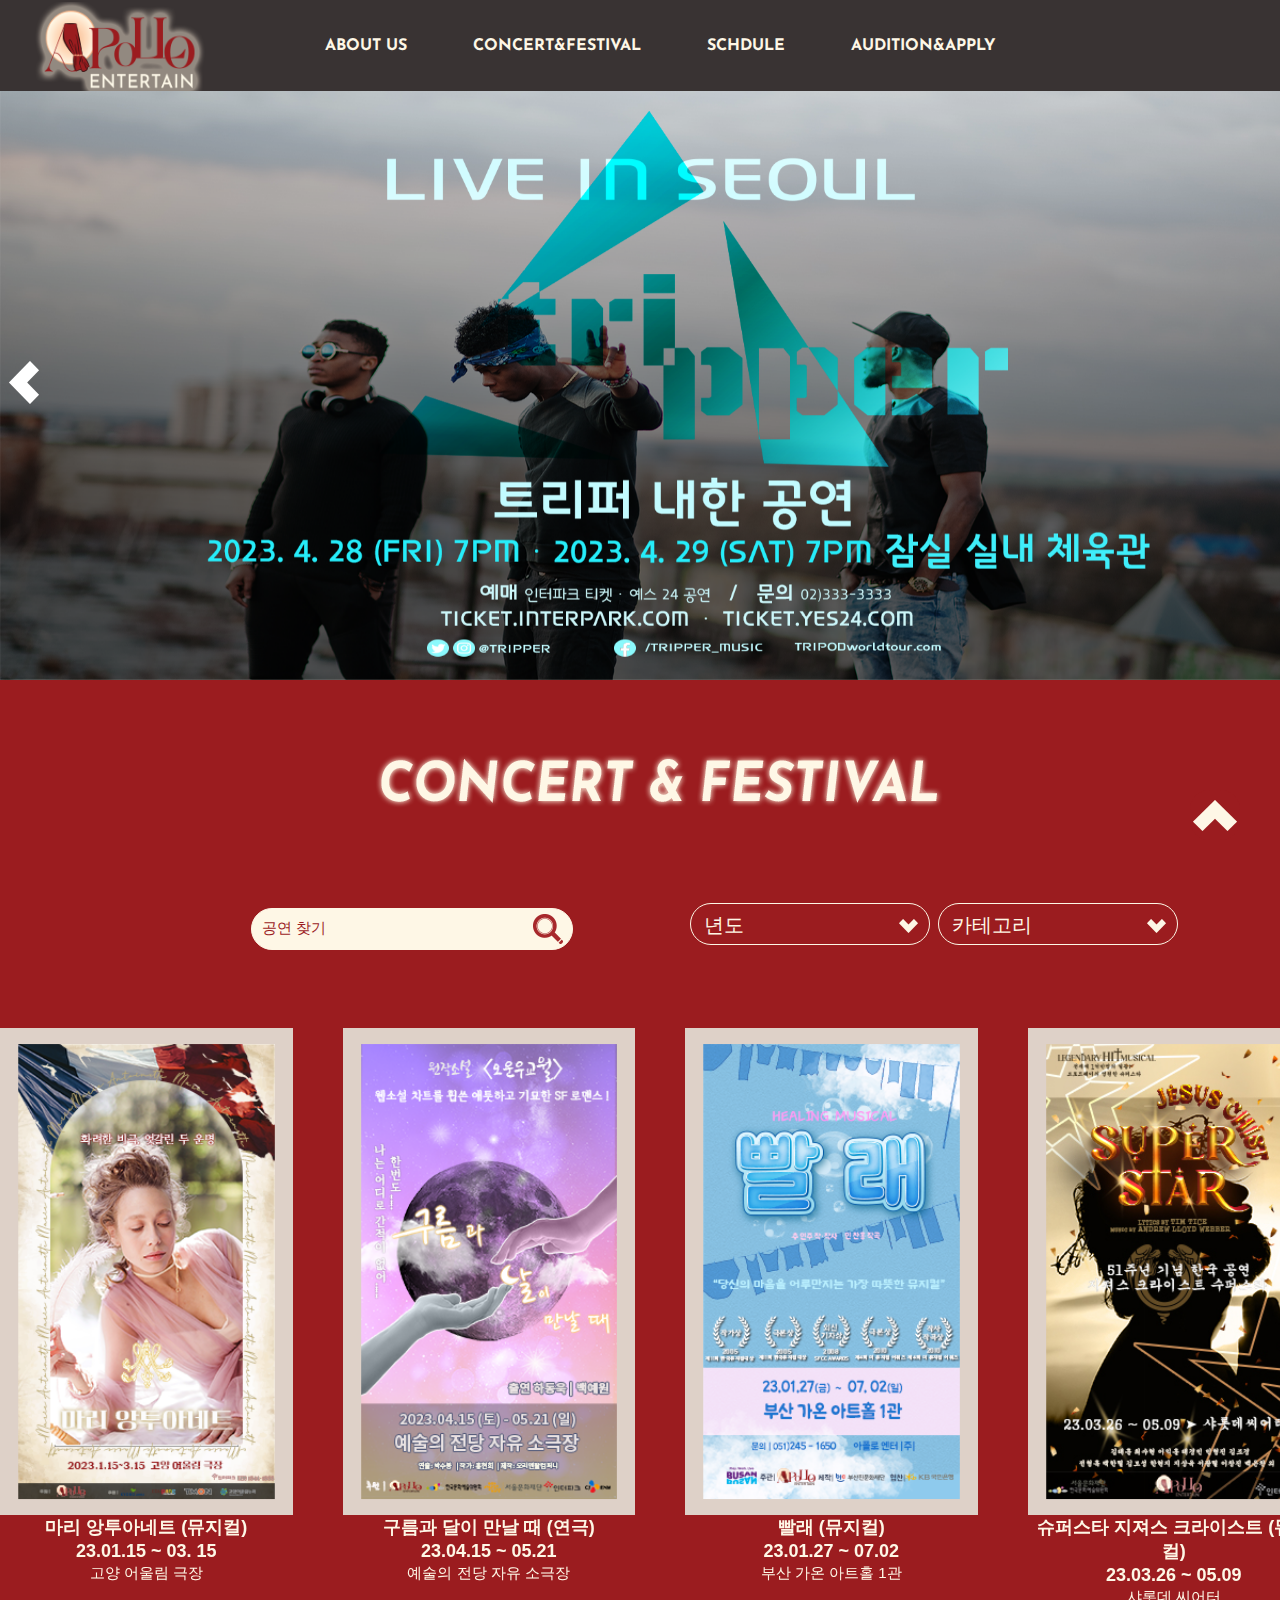
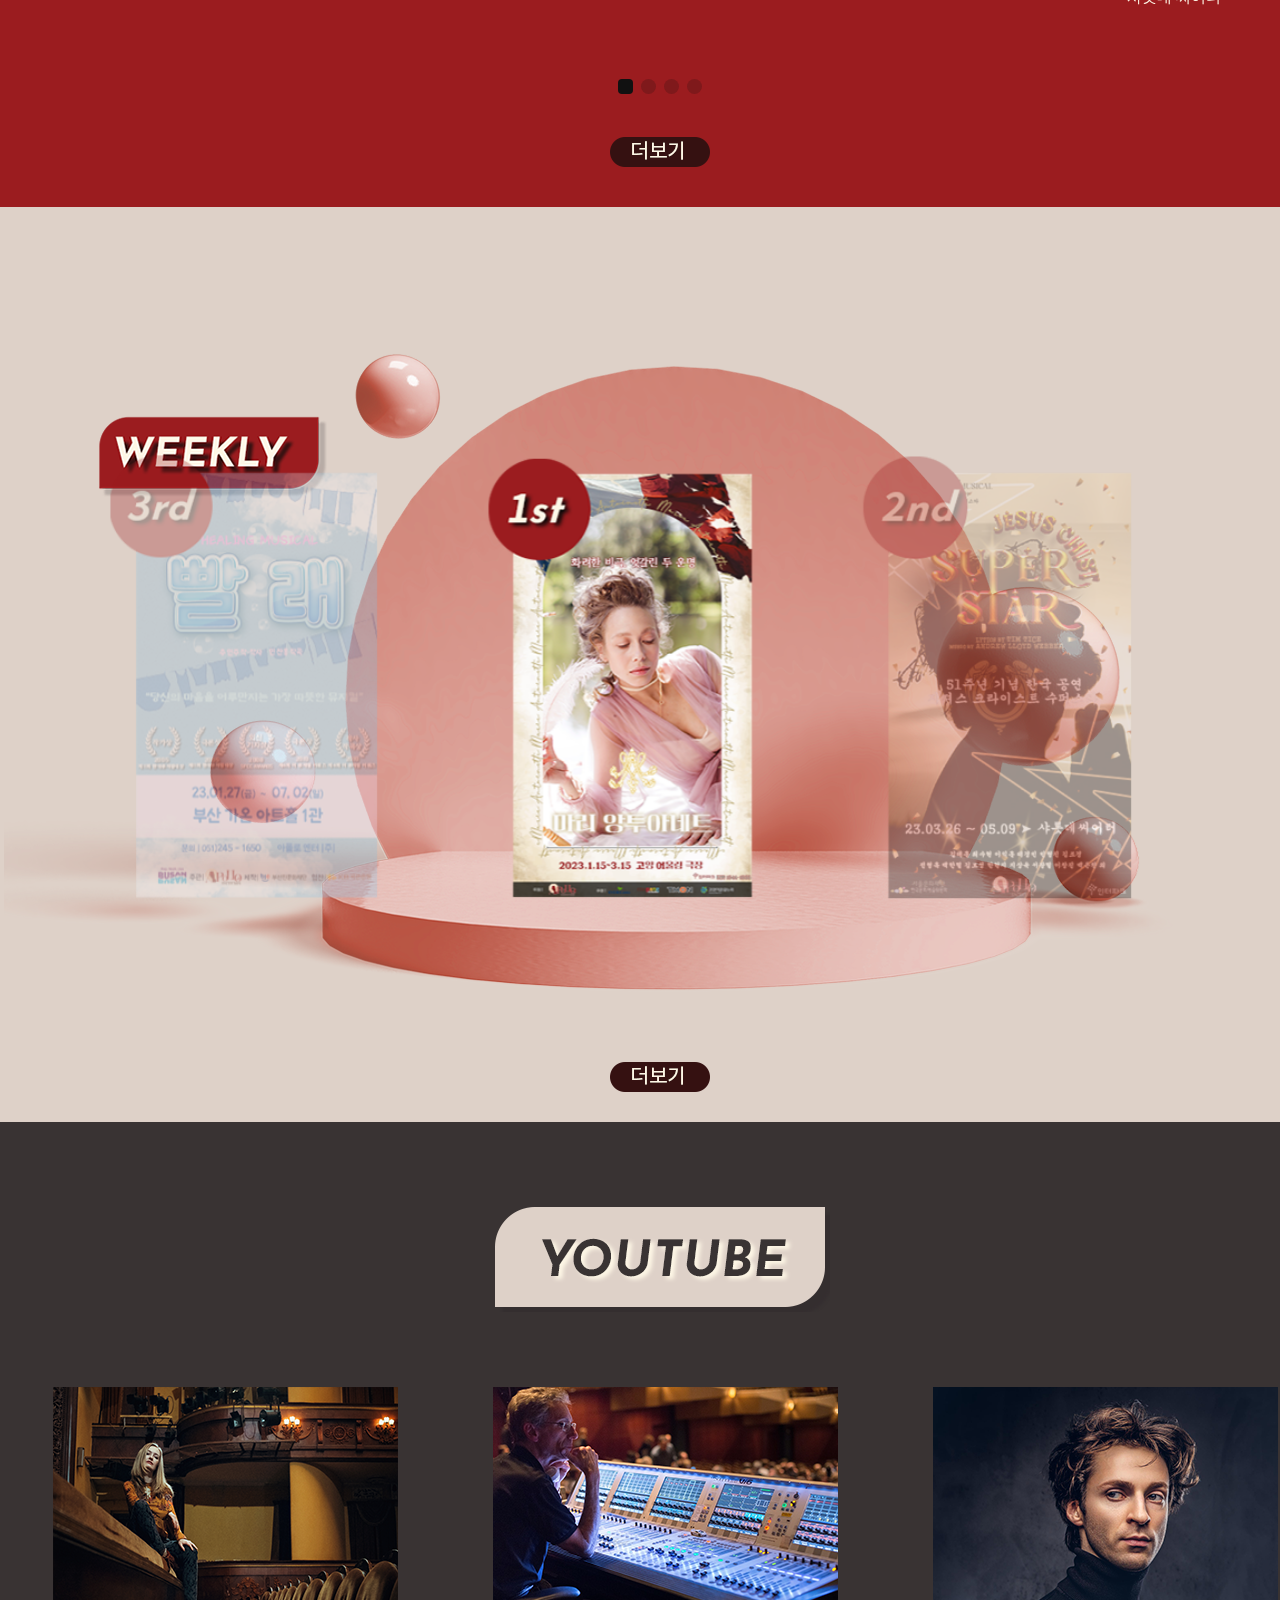
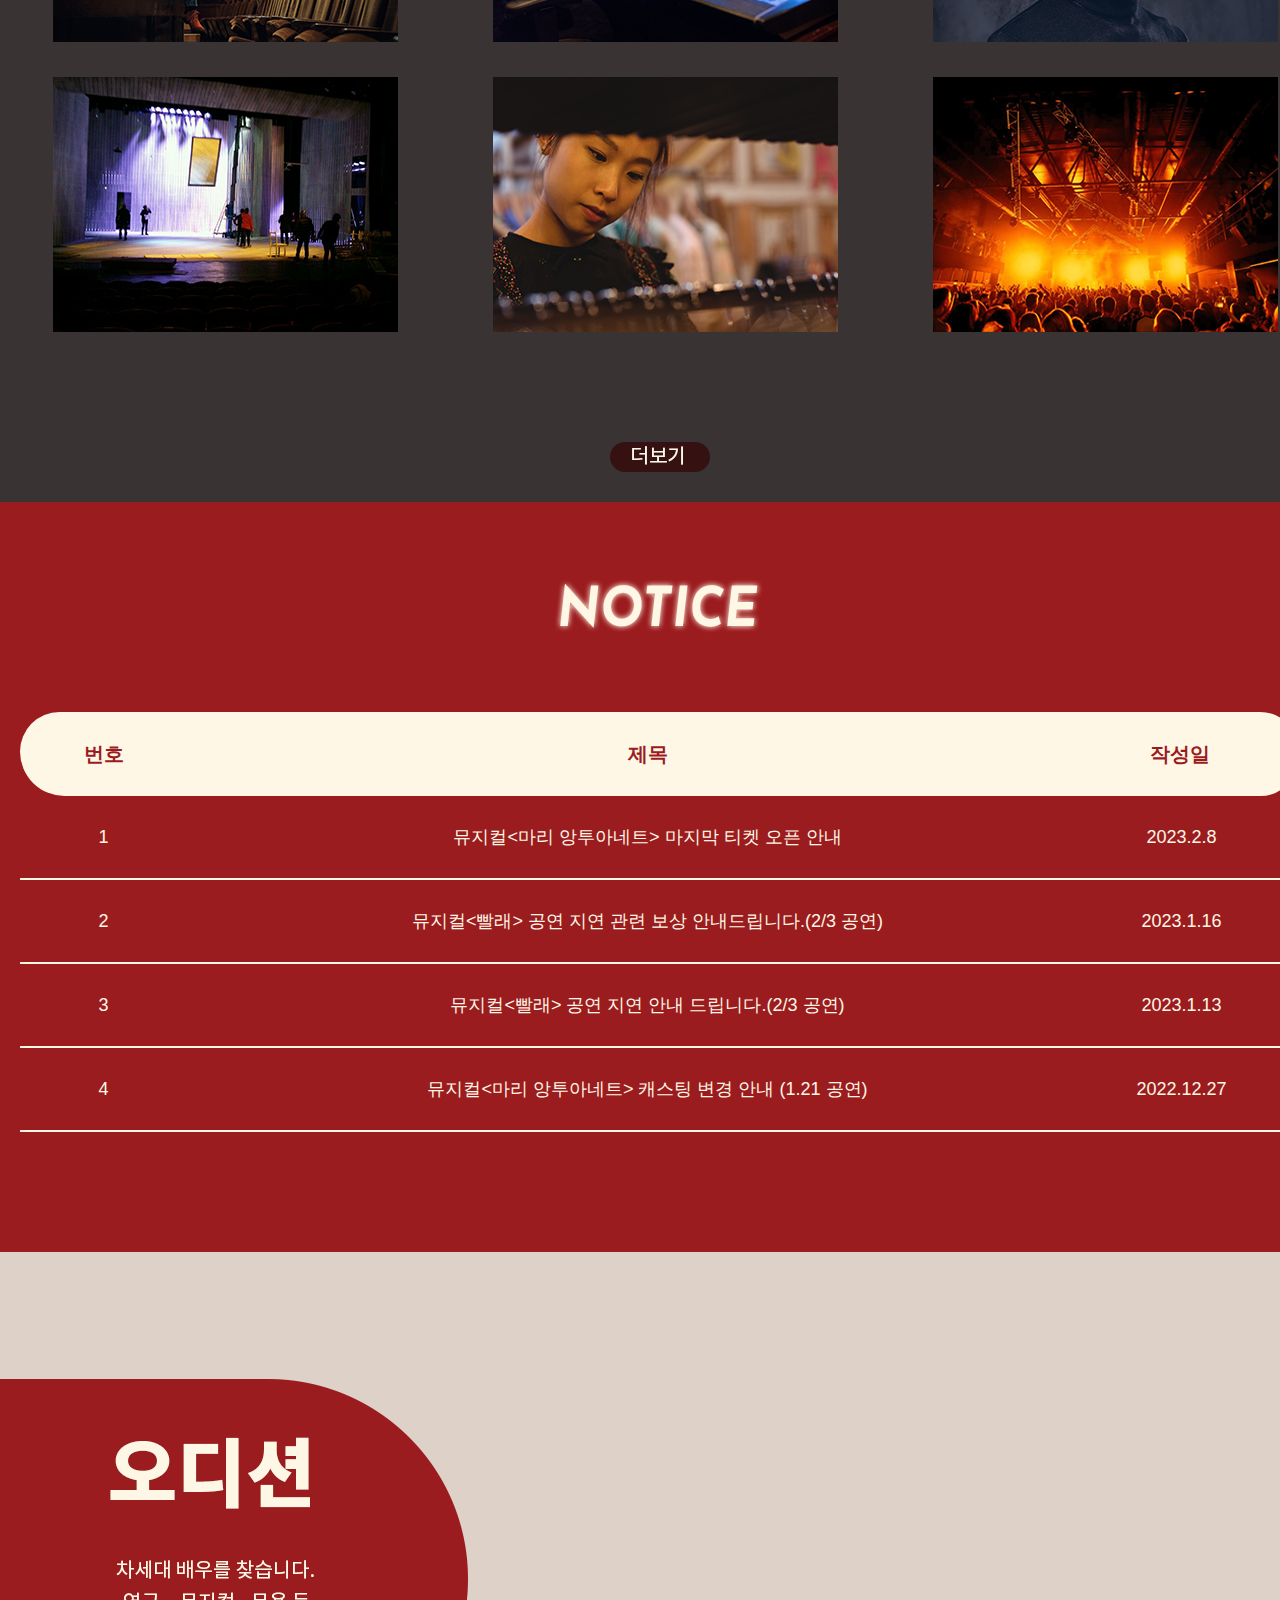
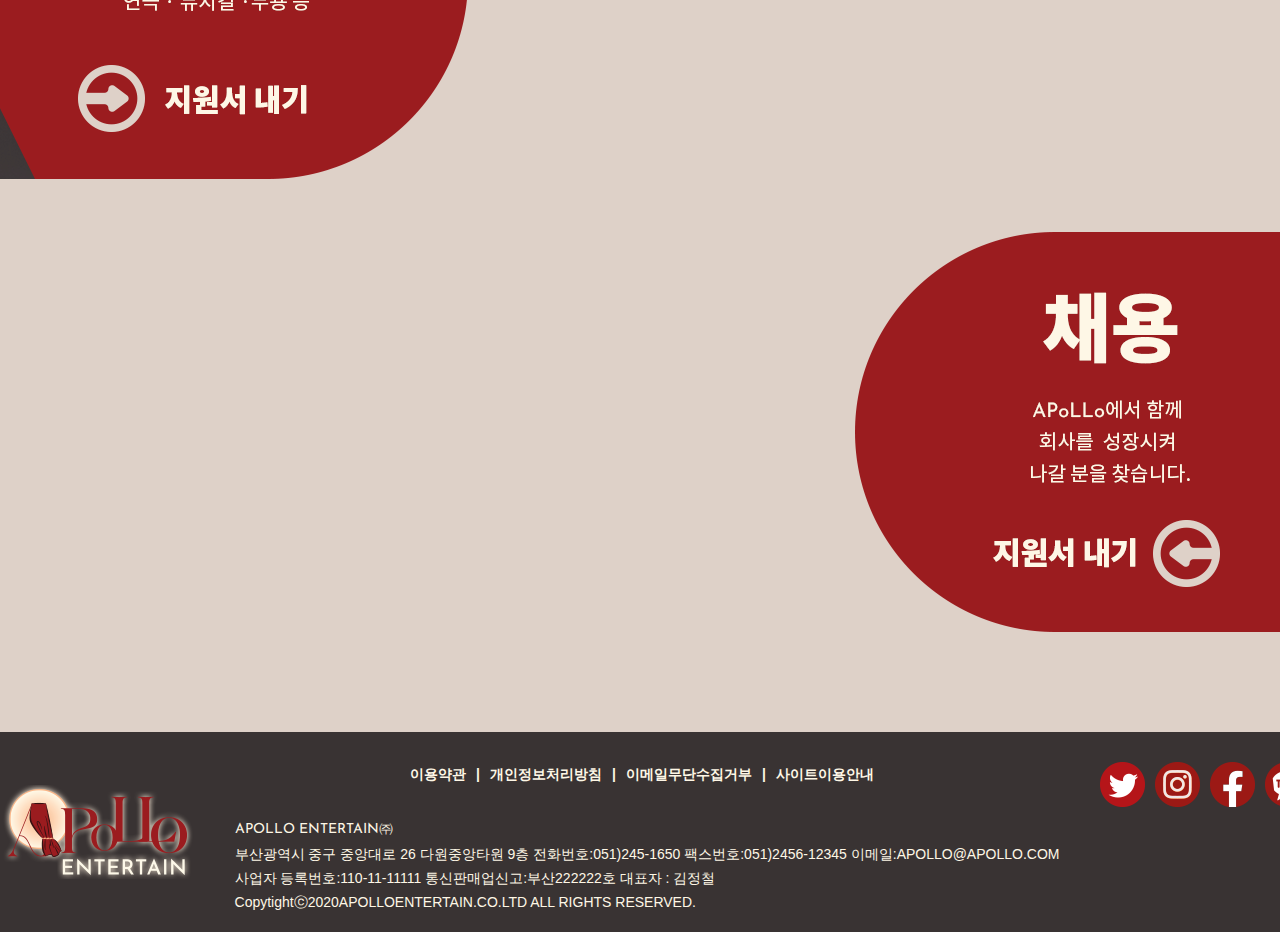
<file: index.html>
<!DOCTYPE html>
<html lang="ko" dir="ltr">

<head>
    <meta charset="UTF-8">
    <meta http-equiv="X-UA-Compatible" content="IE=edge">
    <meta name="viewport" content="width=1450">
    <title>APoLLo ENTERTAIN</title>
    <!--weekly swiper-->
    <script src="https://unpkg.com/swiper/swiper-bundle.min.js"></script>


    <link rel="stylesheet" href="https://unpkg.com/swiper/swiper-bundle.min.css" />


    <!-- Link Swiper's CSS -->
    <link rel="stylesheet" href="https://cdn.jsdelivr.net/npm/swiper@9/swiper-bundle.min.css" />

    <!--css-->
    <link rel="stylesheet" href="./css/apollo.css">
    <!--파비콘-->
    <link rel="shortcut icon" href="./images/favicon.png" type="image/x-icon">
    <!--notosans-->
    <link rel="preconnect" href="https://fonts.googleapis.com">
    <link rel="preconnect" href="https://fonts.gstatic.com" crossorigin>
    <link
        href="https://fonts.googleapis.com/css2?family=Josefin+Sans:ital,wght@0,100;0,200;0,300;0,400;0,500;0,600;0,700;1,100;1,200;1,300;1,400;1,500;1,600;1,700&display=swap"
        rel="stylesheet">
    <!--josefin-->
    <link rel="preconnect" href="https://fonts.googleapis.com">
    <link rel="preconnect" href="https://fonts.gstatic.com" crossorigin>
    <link
        href="https://fonts.googleapis.com/css2?family=Josefin+Sans:ital,wght@0,100;0,200;0,300;0,400;0,500;0,600;0,700;1,100;1,200;1,300;1,400;1,500;1,600;1,700&display=swap"
        rel="stylesheet">
</head>

<body>
    <div id="header">
        <h1 id="logo">
            <a href="./index.html"><img src="./images/main_logo.png" height="90px" width="175px" alt="로고이미지"></a>
        </h1>
        <ul id="gnb">
            <li><a href="./aboutus.html"><span class="josefin">ABOUT US</span></a></li>
            <li><a href="./tap.html"><span class="josefin">CONCERT&FESTIVAL</span></a></li>
            <li><a href="./schedule.html"><span class="josefin">SCHDULE</span></a></li>
            <li><a href="./audition_apply.html"><span class="josefin">AUDITION&APPLY</span></a></li>
        </ul>
    </div><!--header-->
    <!-- Swiper -->
    <div class="swiper mainbanner">
        <div class="swiper-wrapper">
            <div class="swiper-slide"><a href="./schedule.html"><img src="./images/tripper_banner.png" alt="메인이미지1"></a>
            </div>
            <div class="swiper-slide"><a href="./schedule.html"><img src="./images/Clouded_moon_play_banner .psd.png"
                        alt="메인이미지2"></a></div>
            <div class="swiper-slide"><a href="./schedule.html"><img src="./images/LAUNDRY.banner.jpg" alt="메인이미지3"></a>
            </div>
        </div>
        <div class="swiper-button-next mbnext"></div>
        <div class="swiper-button-prev mbprev"></div>
    </div><!--mainbanner-->
    <div id="container_bg">
        <div id="container">
            <!--가운데정렬-->
            <h1><img src="./images/text/concert&festival.png" alt="타이틀1"></h1>
            <div id="all_search">
                <div class="search">
                    <input type="text" placeholder="공연 찾기" style="background-image: url(./images/ICON/search.png) ;">
                </div>
                <!--selection-->
                <form>
                    <label for="year">
                    </label>
                    <select id="year" name="year">
                        <option> 년도 </option>
                        <option>2023</option>
                        <option>2022</option>
                        <option>2021</option>
                        <option>2020</option>
                    </select>
                </form>
                <!--selection2-->
                <form>
                    <label for="kind">
                    </label>
                    <select id="kind" name="artist">
                        <option> 카테고리</option>
                        <option>뮤지컬</option>
                        <option>연극</option>
                        <option>페스티벌</option>
                    </select>
                </form>
            </div><!--all_search-->

            <div class="swiper concert">
                <div class="swiper-wrapper">
                    <div class="swiper-slide">
                        <a href="./tap.html"><img src="./images/concert poster/poster1.png" alt="1">
                            <h3>마리 앙투아네트 <span class="small">(뮤지컬)</span></h3>
                            <h3>23.01.15 ~ 03. 15</h3>
                            <p>고양 어울림 극장</p>
                        </a>
                    </div><!--swiper-slide-->
                    <div class="swiper-slide">
                        <a href="./tap.html"> <img src="./images/concert poster/poster2.png" alt="베스트아트2">
                            <h3>구름과 달이 만날 때 <span class="small">(연극)</span></h3>
                            <h3>23.04.15 ~ 05.21</h3>
                            <p>예술의 전당 자유 소극장</p>
                        </a>
                    </div><!--swiper-slide-->
                    <div class="swiper-slide">
                        <a href="./tap.html"> <img src="./images/concert poster/poster3.png" alt="베스트아트1">
                            <h3>빨래 <span class="small">(뮤지컬)</span></h3>
                            <h3>23.01.27 ~ 07.02</h3>
                            <p>부산 가온 아트홀 1관</p>
                        </a>
                    </div><!--swiper-slide-->
                    <div class="swiper-slide">
                        <a href="./tap.html"><img src="./images/concert poster/poster4.png" alt="베스트아트4">
                            <h3>슈퍼스타 지져스 크라이스트 <span class="small">(뮤지컬)</span></h3>
                            <h3>23.03.26 ~ 05.09</h3>
                            <p>샤롯데 씨어터</p>
                        </a>
                    </div><!--swiper-slide-->
                    <div class="swiper-slide">
                        <a href="./tap.html"><img src="./images/concert poster/poster5.png" alt="베스트아트5">
                            <h3>국악 한마당 <span class="small">(마당놀이)</span></h3>
                            <h3>23.05.04 ~ 04.18</h3>
                            <p>국립국악원 예악당</p>
                        </a>
                    </div><!--swiper-slide-->
                    <div class="swiper-slide">
                        <a href="./tap.html"> <img src="./images/concert poster/poster6.png" alt="베스트아트6">
                            <h3>MED EDM FESTIVAL <span class="small">(페스티벌)</span></h3>
                            <h3>23.05.26</h3>
                            <p>가평 자라섬 캠핑장</p>
                        </a>
                    </div><!--swiper-slide-->
                    <div class="swiper-slide">
                        <a href="./tap.html"><img src="./images/concert poster/poster7.png" alt="베스트아트7">
                            <h3>트리퍼 내한공연<span class="small">(콘서트)</span></h3>
                            <h3>23.04.28 ~ 04.29</h3>
                            <p>잠실 실내 체육관</p>
                        </a>
                    </div><!--swiper-slide-->
                </div><!--swiper-wrapper-->
                <div class="swiper-pagination"></div>
            </div>
            <a class="con_more" href="./tap.html"><img src="./images/ICON/more.png" alt="더보기"></a>
        </div><!--container-->
    </div><!--container_bg-->
    <div id="weekly">
        <div id="news"><!--weekly 시작점-->
            <!--마진오토-->
            <div class="swiper card"><!--swiper는 필수 클래스, 그 옆의 클래스는 보조 클래스-->
                <div class="swiper-wrapper"><!--swiper-wrapper는 필수 클래스-->
                    <div class="swiper-slide">
                        <!--swiper-slide는 필수 클래스-->
                        <a href="./schedule.html"> <img src="./images/weeklyposter/weekly1stposter.png" alt="메인배너1">
                        </a>
                    </div>
                    <div class="swiper-slide">
                        <a href="./schedule.html"> <img src="./images/weeklyposter/weekly2ndposter.png" alt="메인배너2">
                        </a>
                    </div>
                    <div class="swiper-slide">
                        <a href="./schedule.html"> <img src="./images/weeklyposter/weekly3rdposter.png" alt="메인배너3">
                        </a>
                    </div>
                    <div class="swiper-slide">
                        <!--swiper-slide는 필수 클래스-->
                        <a href="./schedule.html"> <img src="./images/weeklyposter/weekly1stposter.png" alt="메인배너1">
                        </a>
                    </div>
                    <div class="swiper-slide">
                        <a href="./schedule.html"> <img src="./images/weeklyposter/weekly2ndposter.png" alt="메인배너2">
                        </a>
                    </div>
                    <div class="swiper-slide">
                        <a href="./schedule.html"> <img src="./images/weeklyposter/weekly3rdposter.png" alt="메인배너3">
                        </a>

                    </div>
                </div>

            </div><!--mb E-->
            <!--화살표추가-->
        </div><!--new(weekly 끝)-->
        <a class='weekly_more' href="./schedule.html">
            <img src="./images/ICON/more.png" alt="더보기">
        </a>
    </div><!--container-->

    <div id="content">
        <h1><img src="./images/text/youtubepng.png" alt="youtube_title"></h1>
        <!-- youtube-->
        <ul class="youtube_box">
            <li>
                <a target="_blank" href="https://www.youtube.com/">
                    <img src="images/youtube/1st_inter.png" alt="유툽1">
                </a>
                <div class="h_box">
                    <h2>마리 앙투아네트 - 마그리 아리노 <span class="small">역 <br> 밀라 쿠니스 인터뷰 영상 </span></h2>
                </div>
            </li>

            <li>
                <a target="_blank" href="https://www.youtube.com/">
                    <img src="images/youtube/stagemanager.png" alt="인터뷰">
                </a>
                <div class="h_box">
                    <h2>무대감독 인터뷰 영상 <br><span class="josefin"> "Thomas Marker</span>(토마스마커)</h2>
                </div>
            </li>
            <li>
                <a target="_blank" href="https://www.youtube.com/">
                    <img src="images/youtube/jack_inter.png" alt="인터뷰">
                </a>
                <div class="h_box">
                    <h2><span class="josefin"> Talk Wave</span>(1화)<br> "잭 다니얼" 편</h2>
                </div>
            </li>
            <li>
                <a target="_blank" href="https://www.youtube.com/">
                    <img src="images/youtube/tear_down.png" alt="철거">
                </a>
                <div class="h_box">
                    <h2>구름과 달이 만날 때 <br> 무대 셋업 현장</h2>
                </div>
            </li>
            <li>
                <a target="_blank" href="https://www.youtube.com/">
                    <img src="images/youtube/staff_inter.png" alt="인터뷰">
                </a>
                <div class="h_box">
                    <h2>뮤지컬 "빨래" <br>의상 팀에게 묻다! <br>10문10답 </h2>
                </div>
            </li>
            <li>
                <a target="_blank" href="https://www.youtube.com/">
                    <img src="images/youtube/korea_show.png" alt="내한공연">
                </a>
                <div class="h_box">
                    <h2> TRIPPER 내한공연 <br> 오프닝 무대</h2>
                </div>
            </li>


            </li>
        </ul>
        <a target="_blank" href="https://www.youtube.com/"><img src="./images/ICON/more.png" alt="더보기"
                class="youtube_more"></a>
    </div><!--content-->
    <div id="notice">
        <h1 class="notice_title">
            <img src="./images/text/notice.png" alt="노티스 타이틀">
        </h1><!--notice_title-->
        <div>
            <table id="table_inner">
                <tr class="boreder_title">
                    <th width="15%" style="border-radius: 40px 0 0 45px; ">번호</th>
                    <th width="*">제목</th>
                    <th width="15%" style="border-radius: 0 40px 40px 0;">작성일 &nbsp;&nbsp;&nbsp;</th>
                </tr>
                <tr>
                    <td width="15%">1</td>

                    <td width="*"><a href="#">뮤지컬&lt;마리 앙투아네트&gt; 마지막 티켓 오픈 안내</a></td>

                    <td width="15%">2023.2.8 &nbsp;&nbsp;&nbsp;</td>
                </tr>
                <tr>
                    <td width="15%">2</td>

                    <td width="*"><a href="#">뮤지컬&lt;빨래&gt; 공연 지연 관련 보상 안내드립니다.(2/3 공연) </a></td>

                    <td width="15%">2023.1.16 &nbsp;&nbsp;&nbsp;</td>
                </tr>
                <tr>
                    <td>3</td>

                    <td> <a href="#">뮤지컬&lt;빨래&gt; 공연 지연 안내 드립니다.(2/3 공연) </a></td>

                    <td>2023.1.13 &nbsp;&nbsp;&nbsp;</td>
                </tr>
                <tr>
                    <td width="15%">4</td>

                    <td width="*"><a href="#">뮤지컬&lt;마리 앙투아네트&gt; 캐스팅 변경 안내 (1.21 공연) </a></td>

                    <td width="15%">2022.12.27 &nbsp;&nbsp;&nbsp;</td>
                </tr>
            </table>
        </div><!--list_table-->
    </div><!--notice-->
    <div id="last">
        <div class="last_inner">
            <ul class="left_sidebar">
                <li><a href="./audition_apply.html"><img src="./images/bg/audition_sample.png" alt="오디션"></a></li>
            </ul>
            <ul class="right_sidebar">
                <li><a href="./audition_apply.html"><img src="./images/bg/apply_sample.png" alt="채용"></a></li>
            </ul>
        </div>
    </div>

    <div id="footer">
        <!--배경이미지-->
        <div class="footer_inner">
            <!--가운데정렬ㄴ-->
            <h1 class="logo"><a href="./index.html"><img src="./images/footer_logo.png" alt="로고"></a></h1>
            <div>
                <ul>
                    <li><a href="#">이용약관</a></li>
                    <li> | </li>
                    <li><a href="#">개인정보처리방침</a></li>
                    <li> | </li>
                    <li><a href="#">이메일무단수집거부</a></li>
                    <li> | </li>
                    <li><a href="#">사이트이용안내</a></li>
                </ul>

                <p><span class="josefin">APOLLO ENTERTAIN</span>㈜</p>
                <p> 부산광역시 중구 중앙대로 26 다원중앙타원 9층 전화번호:051)245-1650 팩스번호:051)2456-12345 이메일:APOLLO@APOLLO.COM <br> 사업자
                    등록번호:110-11-11111 통신판매업신고:부산222222호 대표자 : 김정철 <br> Copytightⓒ2020APOLLOENTERTAIN.CO.LTD ALL
                    RIGHTS
                    RESERVED.</p>
            </div>
            <ul class="sns">
                <li><a target="_blank" href="https://twitter.com/?lang=ko"><img src="./images/ICON/twiter_sns.png"
                            alt="트위터"></a></li>
                <li><a target="_blank" href="https://www.instagram.com/"><img src="./images/ICON/inster_sns.png"
                            alt="인스타"></a></li>
                <li><a target="_blank" href=https://ko-kr.facebook.com /><img src="./images/ICON/facebook_sns.png"
                        alt="페이스북"></a></li>
                <li><a target="_blank"
                        href="https://play.google.com/store/apps/details?id=com.kakao.talk&hl=ko&gl=US&pli=1"><img
                            src="./images/ICON/kakao_sns.png" alt="카카오톡"></a></li>
        </div><!--footer_inner-->
    </div><!--footer-->
    <div id="top">
        <div class="top_button">
            <a href="#"><img src="./images/ICON/TOP_Arrow(UP).png" alt="위로버튼"></a>
        </div><!--top_button-->
    </div><!--top-->








    <!-- Swiper JS -->
    <script src="https://cdn.jsdelivr.net/npm/swiper@9/swiper-bundle.min.js"></script>

    <!-- Initialize Swiper -->
    <script>
        var swiper = new Swiper(".mainbanner", {
            navigation: {
                nextEl: ".swiper-button-next",
                prevEl: ".swiper-button-prev",
            },

            autoplay: {
                delay: 2000,
                disableOnInteraction: false,
            },
            speed: 1000,
            loop: true,
            /*쉼표는 다음옵션을 추가하기 위해 꼭 넣어주세요!*/
            /*새로운 옵션 추가하는 위치*/
        });
    </script>
    <!-- Initialize Swiper -->
    <script>
        var swiper = new Swiper(".concert", {
            slidesPerView: 4,
            /*한번에 보여주는 swiper-slide를 갯수*/
            spaceBetween: 50,
            /*swiper-slide들 사이의 여백을 지정. 30 = 30px*/
            pagination: {
                el: ".swiper-pagination",
                clickable: true,
            },
        });
    </script>
    <script>
        var swiper = new Swiper(".card", {

            pagination: {
                clickable: true,
            },//도트부분을 작동하게 하는 옵션.
            autoplay: {
                delay: 2000,
                /*이미지가 자동으로 넘어가는 시간설정. 1000 = 1초*/
                disableOnInteraction: false,
            },
            loop: true,
            slidesPerView: 3,
            centeredSlides: true,
            spaceBetween: 30,
        });//지우면 안되요!

    </script>
</body>
</file>
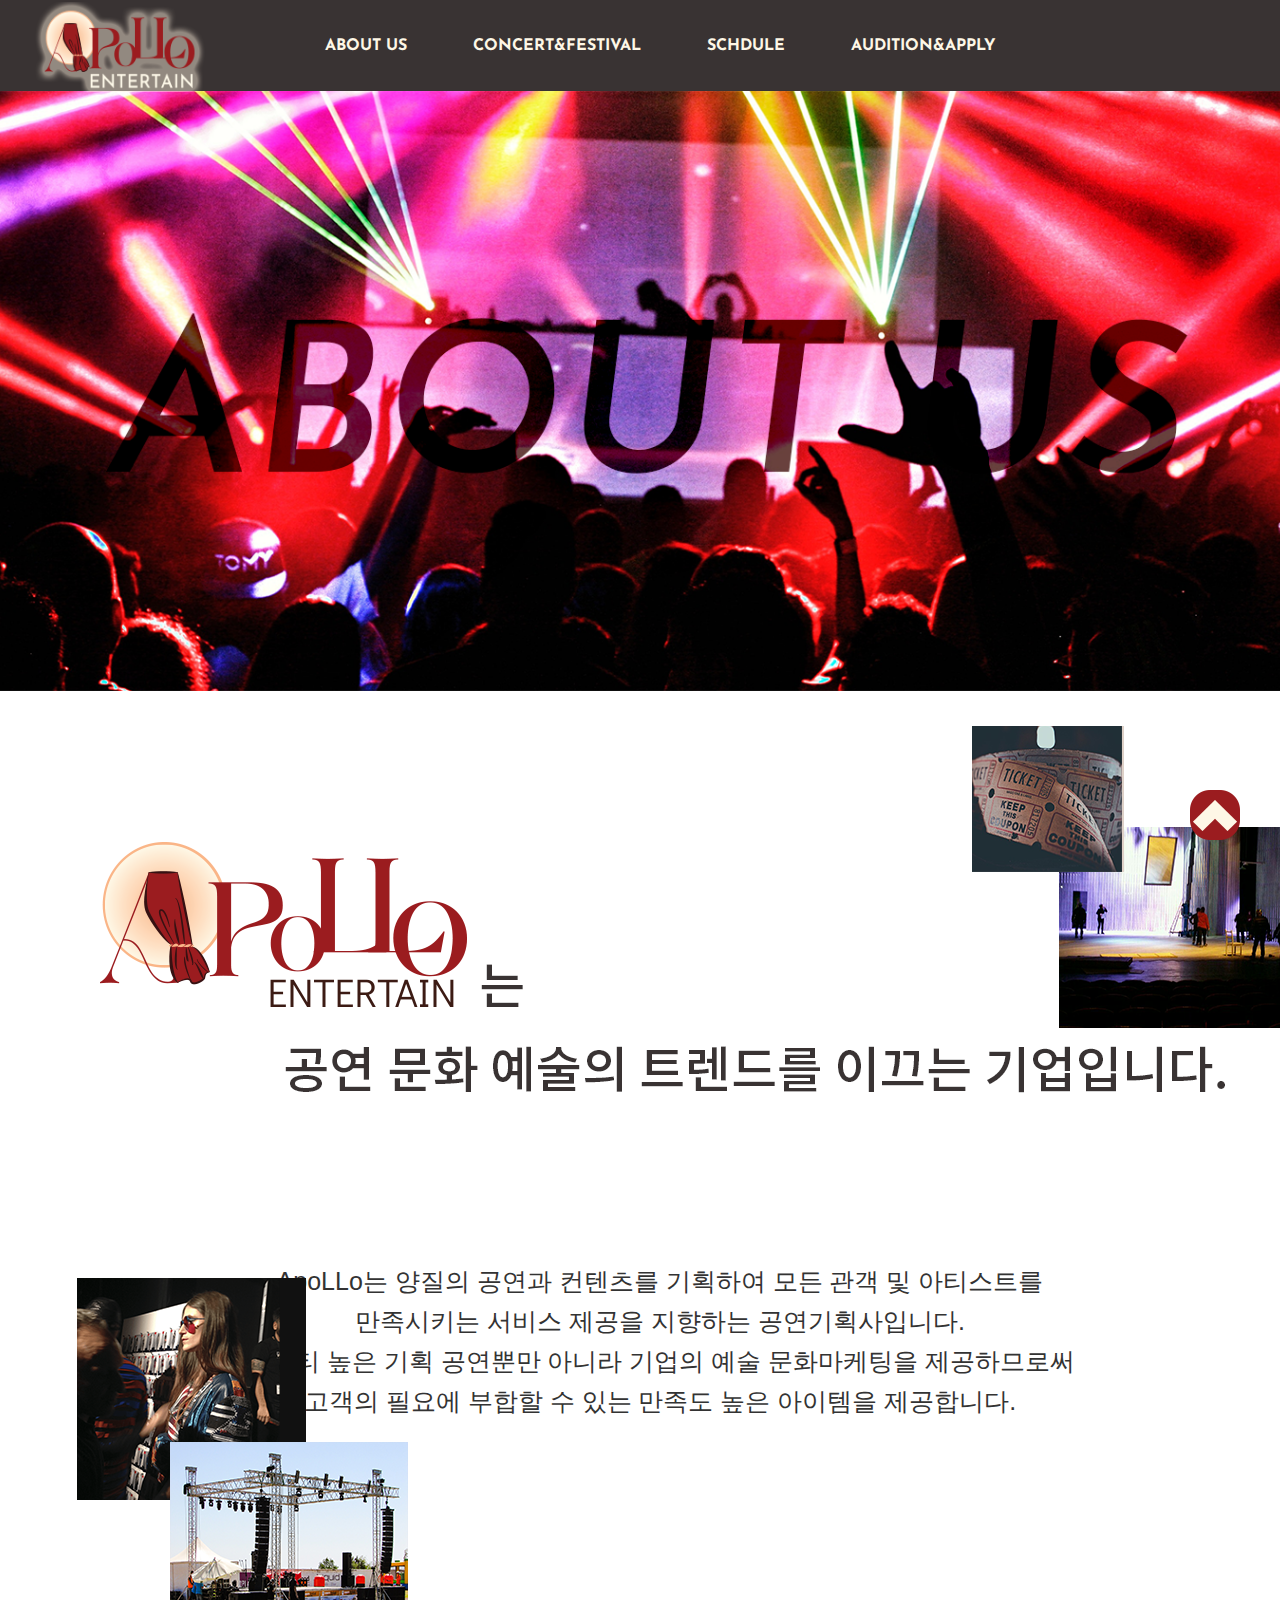
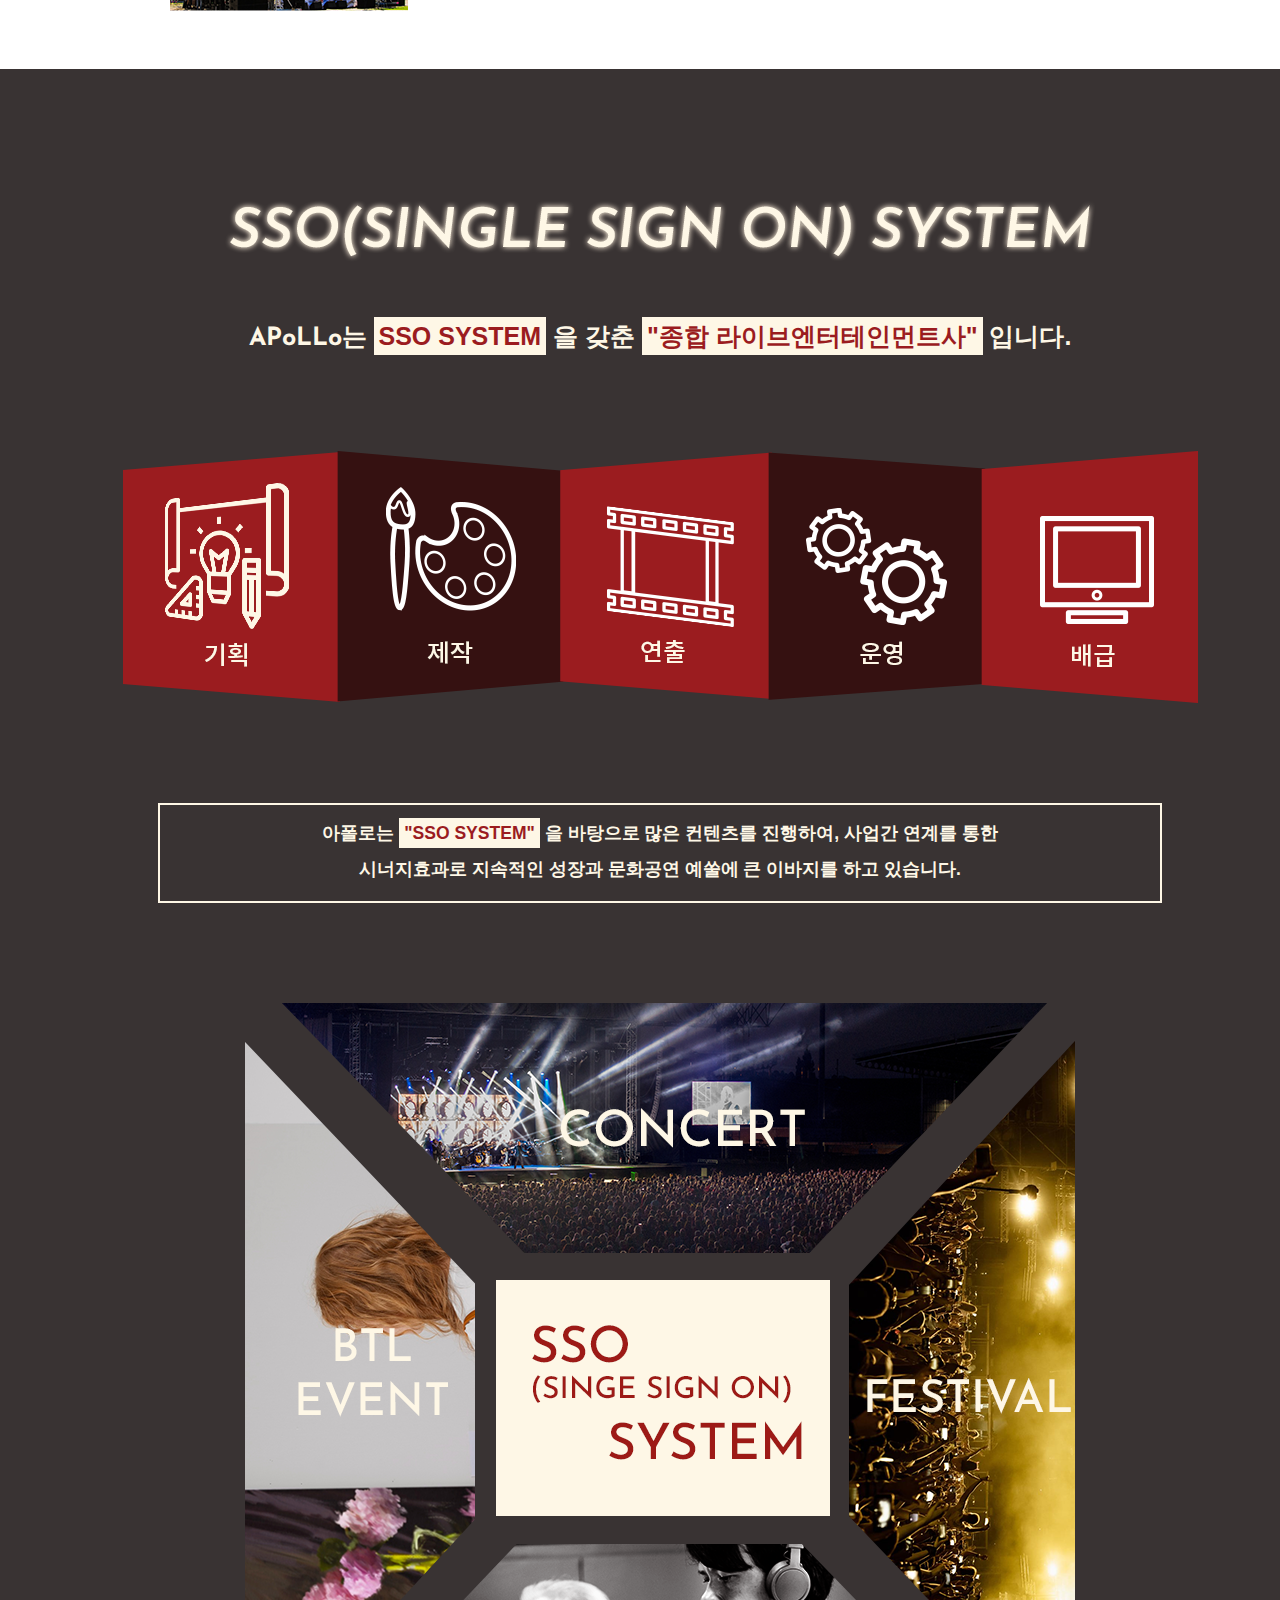
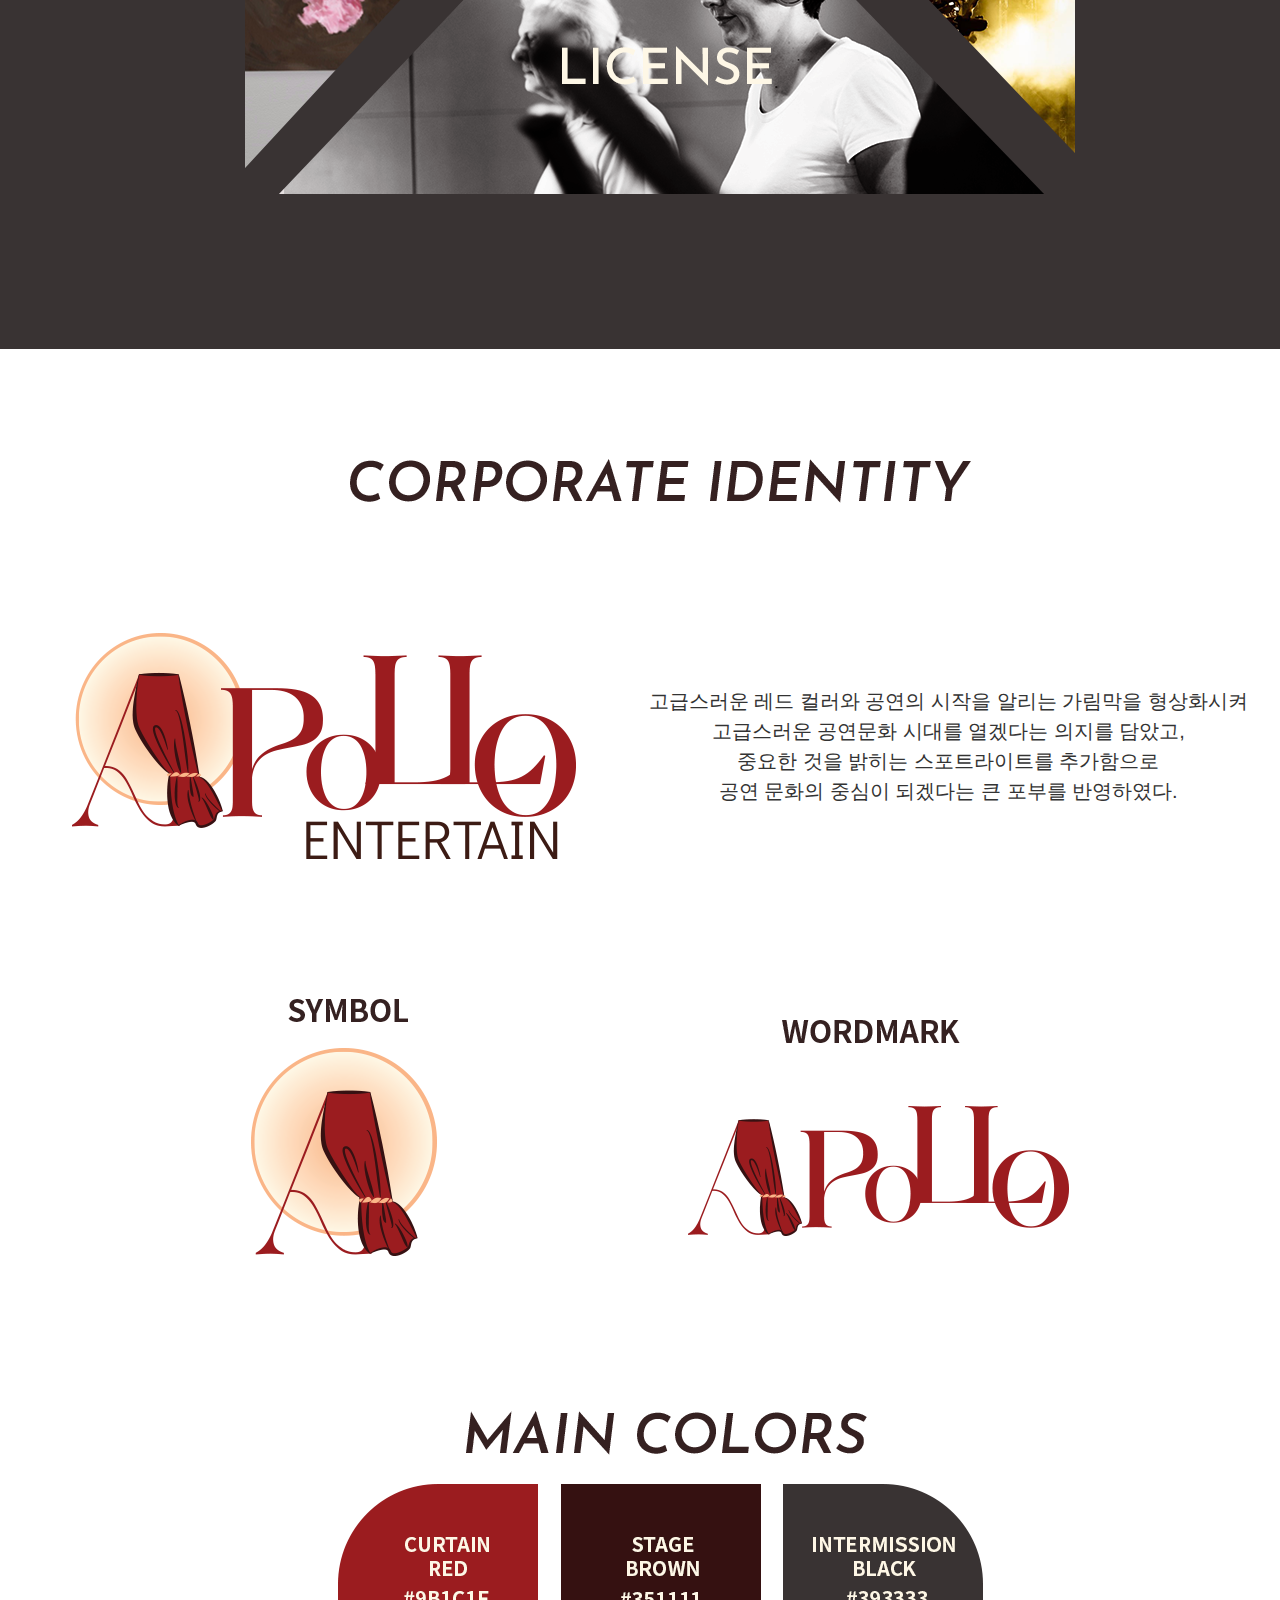
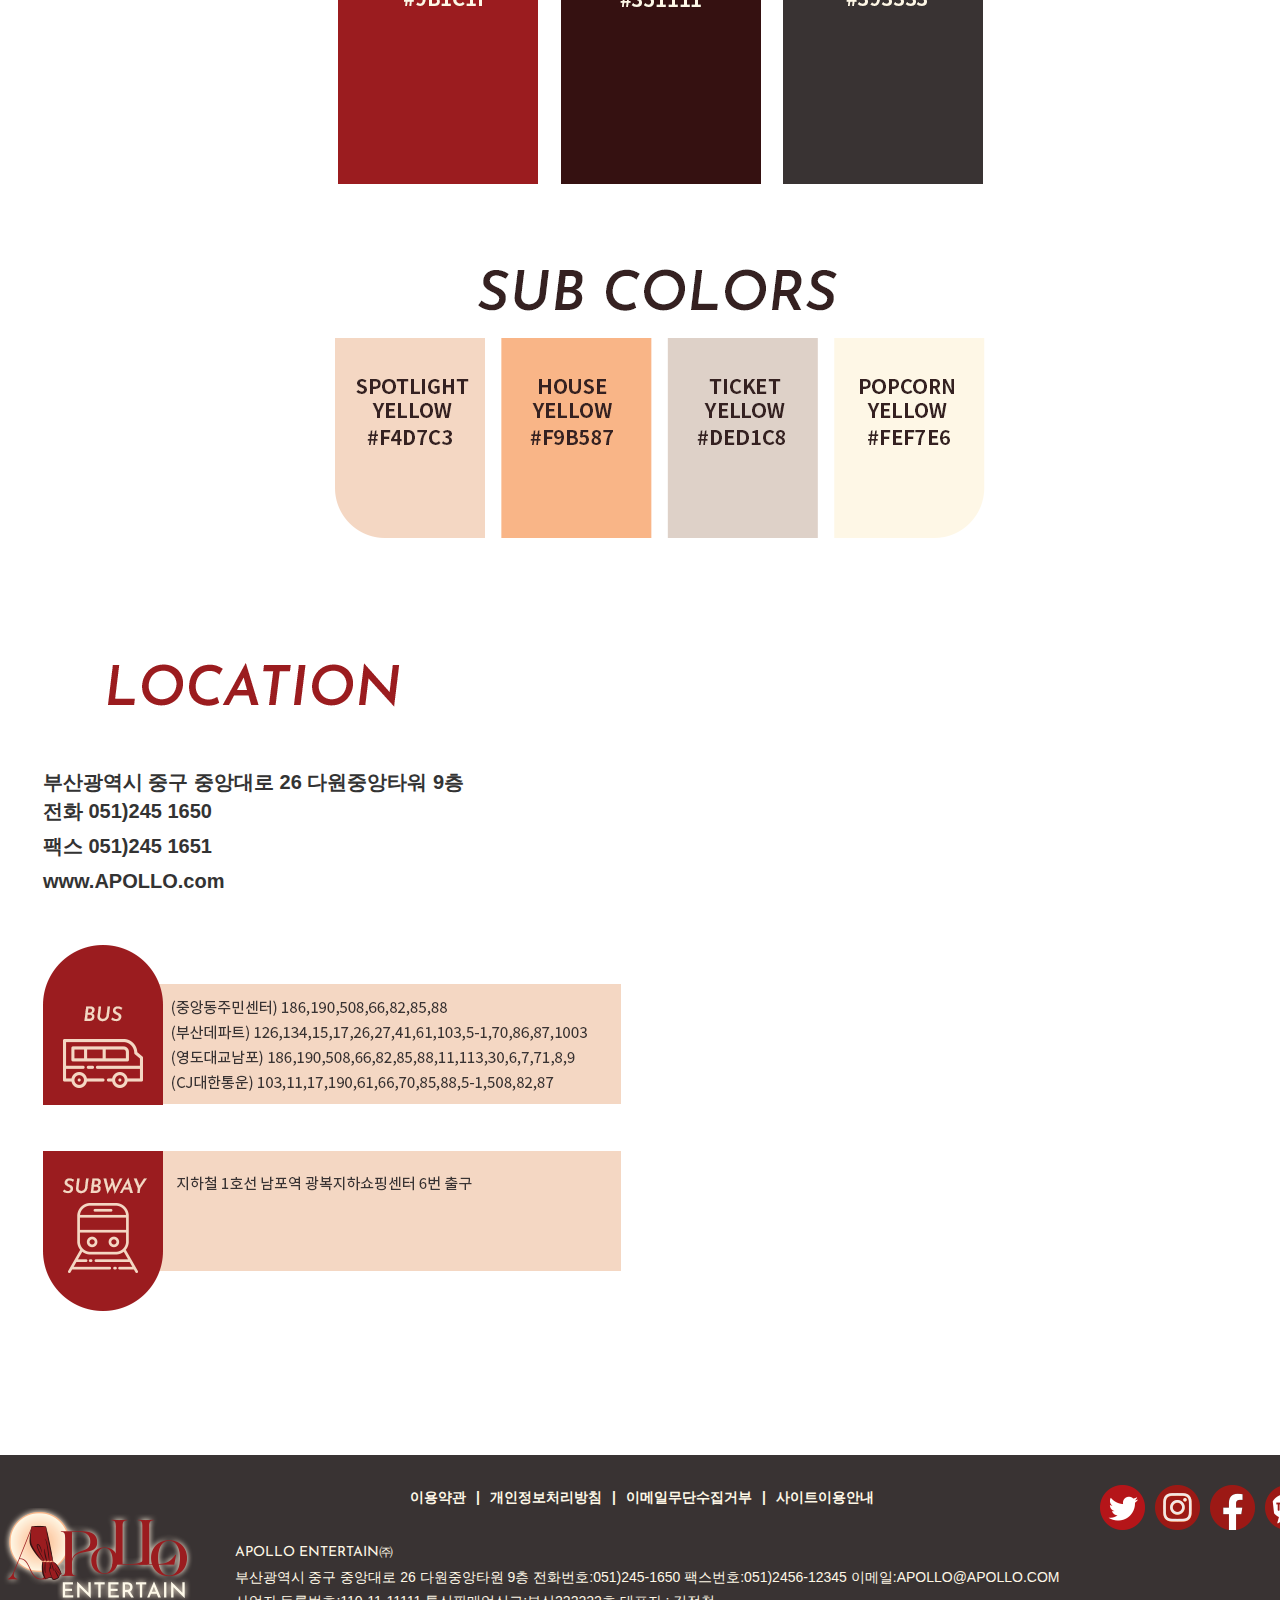
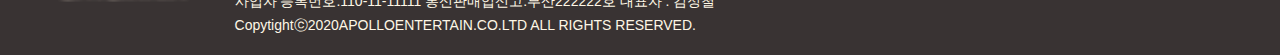
<file: aboutus.html>
<!DOCTYPE html>
<html lang="ko">

<head>
    <meta charset="UTF-8">
    <meta http-equiv="X-UA-Compatible" content="IE=edge">
    <meta name="viewport" content="width=1450">
    <title>APoLLo ENTERTAIN</title>
    <link rel="stylesheet" href="./css/aboutus.css">
    <!--파비콘-->
    <link rel="shortcut icon" href="./images/favicon.png" type="image/x-icon">
    <!--notosans-->
    <link rel="preconnect" href="https://fonts.googleapis.com">
    <link rel="preconnect" href="https://fonts.gstatic.com" crossorigin>
    <link
        href="https://fonts.googleapis.com/css2?family=Josefin+Sans:ital,wght@0,100;0,200;0,300;0,400;0,500;0,600;0,700;1,100;1,200;1,300;1,400;1,500;1,600;1,700&display=swap"
        rel="stylesheet">
    <!--josefin-->
    <link rel="preconnect" href="https://fonts.googleapis.com">
    <link rel="preconnect" href="https://fonts.gstatic.com" crossorigin>
    <link
        href="https://fonts.googleapis.com/css2?family=Josefin+Sans:ital,wght@0,100;0,200;0,300;0,400;0,500;0,600;0,700;1,100;1,200;1,300;1,400;1,500;1,600;1,700&display=swap"
        rel="stylesheet">
</head>

<body>
    <div id="header">
        <h1 id="logo">
            <a href="./index.html"><img src="./images/main_logo.png" height="90px" width="175px" alt="로고이미지"></a>
        </h1>
        <ul id="gnb">
            <li><a href="./aboutus.html"><span class="josefin">ABOUT US</span></a></li>
            <li><a href="./tap.html"><span class="josefin">CONCERT&FESTIVAL</span></a></li>
            <li><a href="./schedule.html"><span class="josefin">SCHDULE</span></a></li>
            <li><a href="./audition_apply.html"><span class="josefin">AUDITION&APPLY</span></a></li>
        </ul>
    </div><!--header-->
    <div id="main">
    </div><!--main-->
    <div id="about">
        <h1 class="intro"><img src="./images/ABOUT/introducion.png" alt="회사소개"></h1>
        <p class="introduce">ApoLLo는 양질의 공연과 컨텐츠를 기획하여 모든 관객 및 아티스트를 <br>
            만족시키는 서비스 제공을 지향하는 공연기획사입니다. <br>
            퀄리티 높은 기획 공연뿐만 아니라 기업의 예술 문화마케팅을 제공하므로써<br>
            고객의 필요에 부합할 수 있는 만족도 높은 아이템을 제공합니다. </p>
        <div class="img_help">
            <img src="./images/ABOUT/intro_img1.png" alt="이미지">
        </div>
        <div class="img_scon"> <img src="./images/ABOUT/intro_img2.png" alt="이미지2"></div>
    </div><!--about-->
    <div id="sso">
        <h1 class="sso_title"><img src="./images/text/sso_title.png" alt="sso제목"></h1>
        <h3 class="sso_intro"><span class="josefin">APoLLo</span>는 <span class="color">SSO SYSTEM</span> 을 갖춘 <span
                class="color">
                "종합 라이브엔터테인먼트사"</span> 입니다. </h3>
        <div class="sso_paper">
            <img src="./images/ABOUT/sso_paper.png" alt="구겨진종이이미지">
        </div><!--sso_paper-->
        <h3 class="border">
            아폴로는 <span class="color">"SSO SYSTEM"</span> 을 바탕으로 많은 컨텐츠를 진행하여, 사업간 연계를 통한 <br> 시너지효과로 지속적인 성장과 문화공연 예쑬에 큰
            이바지를 하고 있습니다.
        </h3><!--border-->
        <div class="Square">
            <img src="./images/ABOUT/Square.png" alt="사각형 설명">
        </div>
    </div><!--sso-->
    <div id="ci">
        <h1 class="ci_title">
            <img src="./images/text/ci.png" alt="ci제목">
        </h1>
        <ul>
            <li><img src="./images/ABOUT/ci_img.png" alt="ci로고"></li>
            <li class="ci_text">고급스러운 레드 컬러와 공연의 시작을 알리는 가림막을 형상화시켜 <br>
                고급스러운 공연문화 시대를 열겠다는 의지를 담았고,<br>
                중요한 것을 밝히는 스포트라이트를 추가함으로<br>
                공연 문화의 중심이 되겠다는 큰 포부를 반영하였다. </li>
        </ul>
        <ul>
            <li>
                <img src="./images/ABOUT/symbol.png" alt="symbol">
            </li>
            <li>
                <img src="./images/ABOUT/wordmark.png" alt="wordmark">
            </li>
        </ul>
        <div id="color_box">
            <img src="./images/ABOUT/main_color.png" alt="main">
        </div>
        <div id="color_box">
            <img src="./images/ABOUT/sub_color.png" alt="sub">
        </div><!--color_box-->
    </div><!--ci-->
    <div id="location">
        <div class="left">
            <div class="title_img">
                <img src="./images/text/location.png" alt="location_title">
            </div>
            <div class="left_text">
                <h3>부산광역시 중구 중앙대로 26 다원중앙타워 9층</h3>
                <p>전화 051)245 1650 <br> 팩스 051)245 1651</p>
                <p>www.APOLLO.com</p>
            </div>
            <ul>
                <li><img src="./images/ABOUT/bus.png" alt="버스"></li>
                <li><img src="./images/ABOUT/subway.png" alt="지하철"></li>
            </ul>
        </div>
        <div class="right">
            <iframe
                src="https://www.google.com/maps/embed?pb=!1m14!1m8!1m3!1d13057.096371258483!2d129.0369073!3d35.0998661!3m2!1i1024!2i768!4f13.1!3m3!1m2!1s0x3568e90af8798c73%3A0x4e3015aa23966ba!2z67aA7IKw64KY656Y65SU7J6Q7J247ZWZ7JuQ!5e0!3m2!1sen!2skr!4v1681456785774!5m2!1sen!2skr"
                width="713" height="509" style="border:0;" allowfullscreen="" loading="lazy"
                referrerpolicy="no-referrer-when-downgrade"></iframe>
        </div>
    </div><!--location-->






    <div id="footer">
        <!--배경이미지-->
        <div class="footer_inner">
            <!--가운데정렬ㄴ-->
            <h1 class="logo"><a href="./index.html"><img src="./images/footer_logo.png" alt="로고"></a></h1>
            <div>
                <ul>
                    <li><a href="#">이용약관</a></li>
                    <li> | </li>
                    <li><a href="#">개인정보처리방침</a></li>
                    <li> | </li>
                    <li><a href="#">이메일무단수집거부</a></li>
                    <li> | </li>
                    <li><a href="#">사이트이용안내</a></li>
                </ul>

                <p><span class="josefin">APOLLO ENTERTAIN</span>㈜</p>
                <p> 부산광역시 중구 중앙대로 26 다원중앙타원 9층 전화번호:051)245-1650 팩스번호:051)2456-12345 이메일:APOLLO@APOLLO.COM <br>
                    사업자
                    등록번호:110-11-11111 통신판매업신고:부산222222호 대표자 : 김정철 <br> Copytightⓒ2020APOLLOENTERTAIN.CO.LTD ALL
                    RIGHTS
                    RESERVED.</p>
            </div>
            <ul class="sns">
                <li><a href="#"><img src="./images/ICON/twiter_sns.png" alt="트위터"></a></li>
                <li><a href="#"><img src="./images/ICON/inster_sns.png" alt="인스타"></a></li>
                <li><a href="#"><img src="./images/ICON/facebook_sns.png" alt="페이스북"></a></li>
                <li><a href="#"><img src="./images/ICON/kakao_sns.png" alt="카카오톡"></a></li>
        </div><!--footer_inner-->
    </div><!--footer-->
    <div id="top">
        <div class="top_button">
            <a href="#"><img src="./images/ICON/TOP_Arrow(UP).png" alt="위로버튼"></a>
        </div><!--top_button-->
    </div><!--top-->

</body>

</html>
</file>
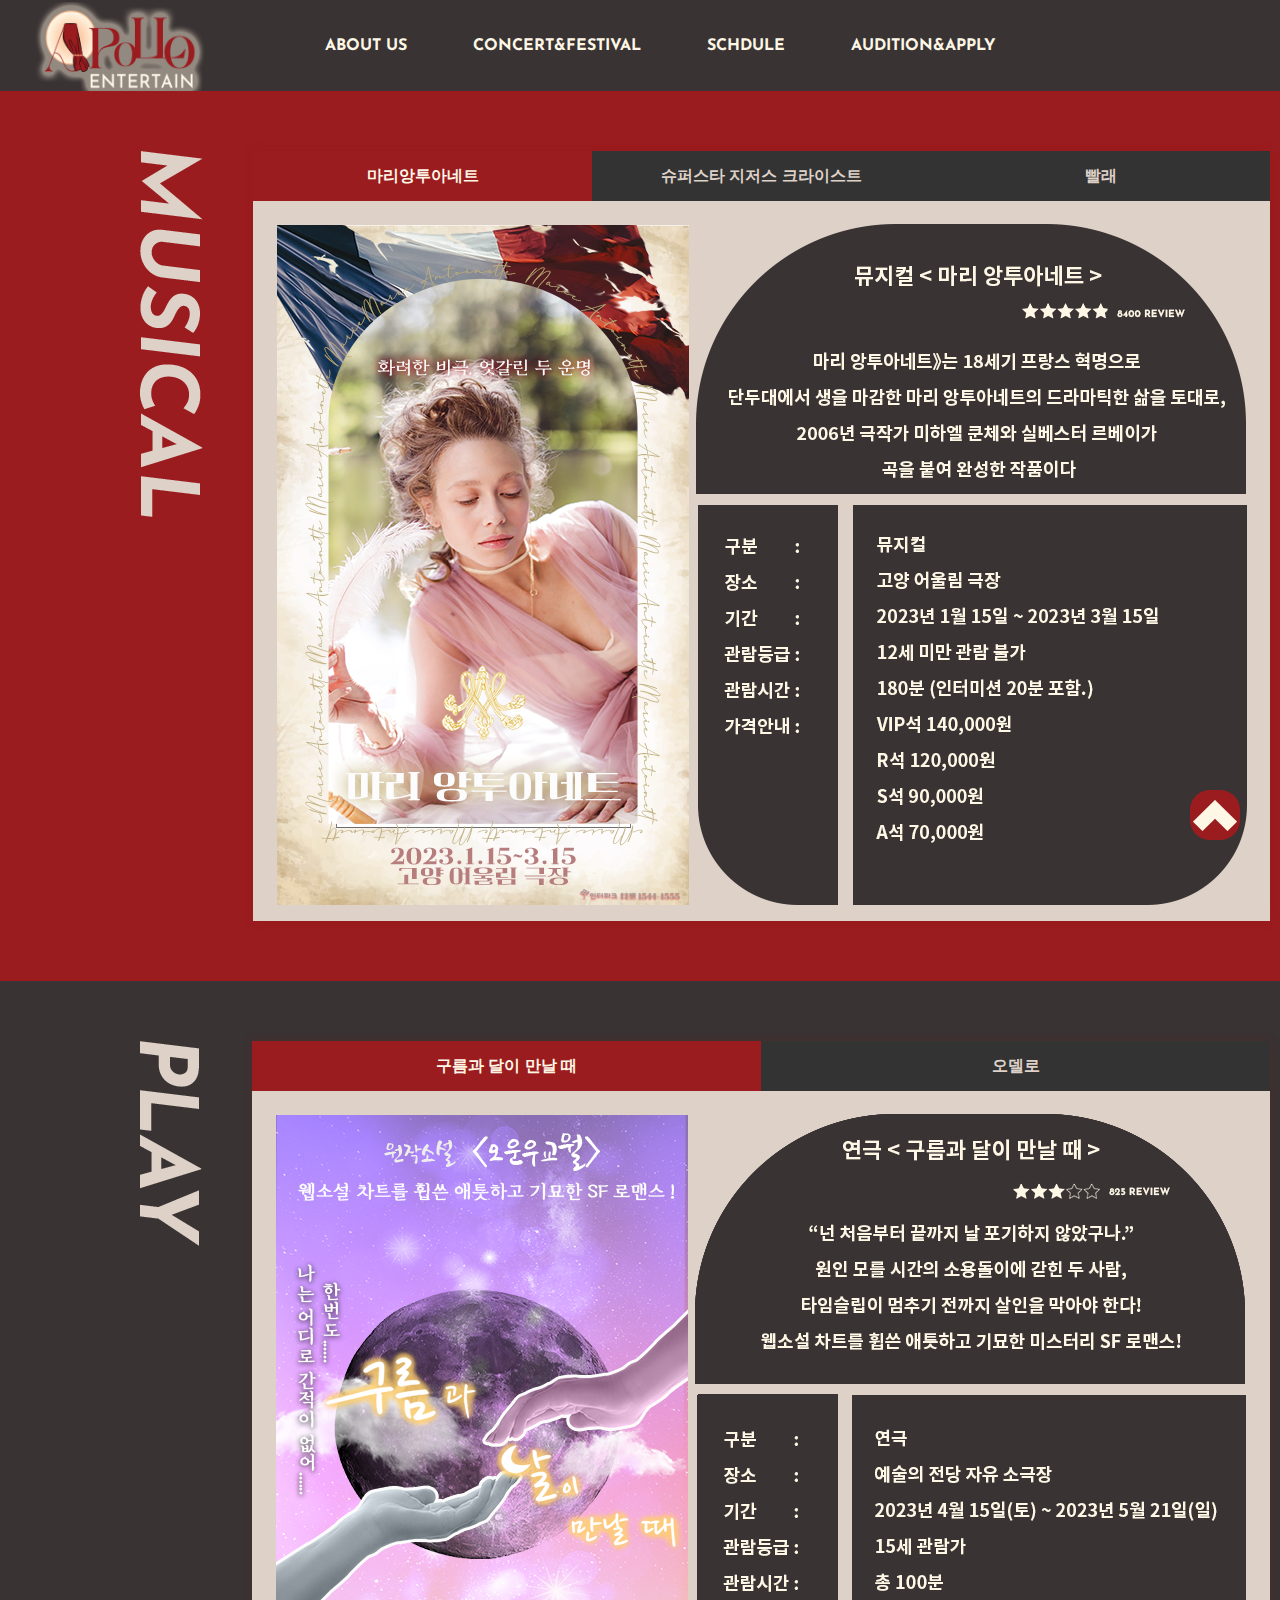
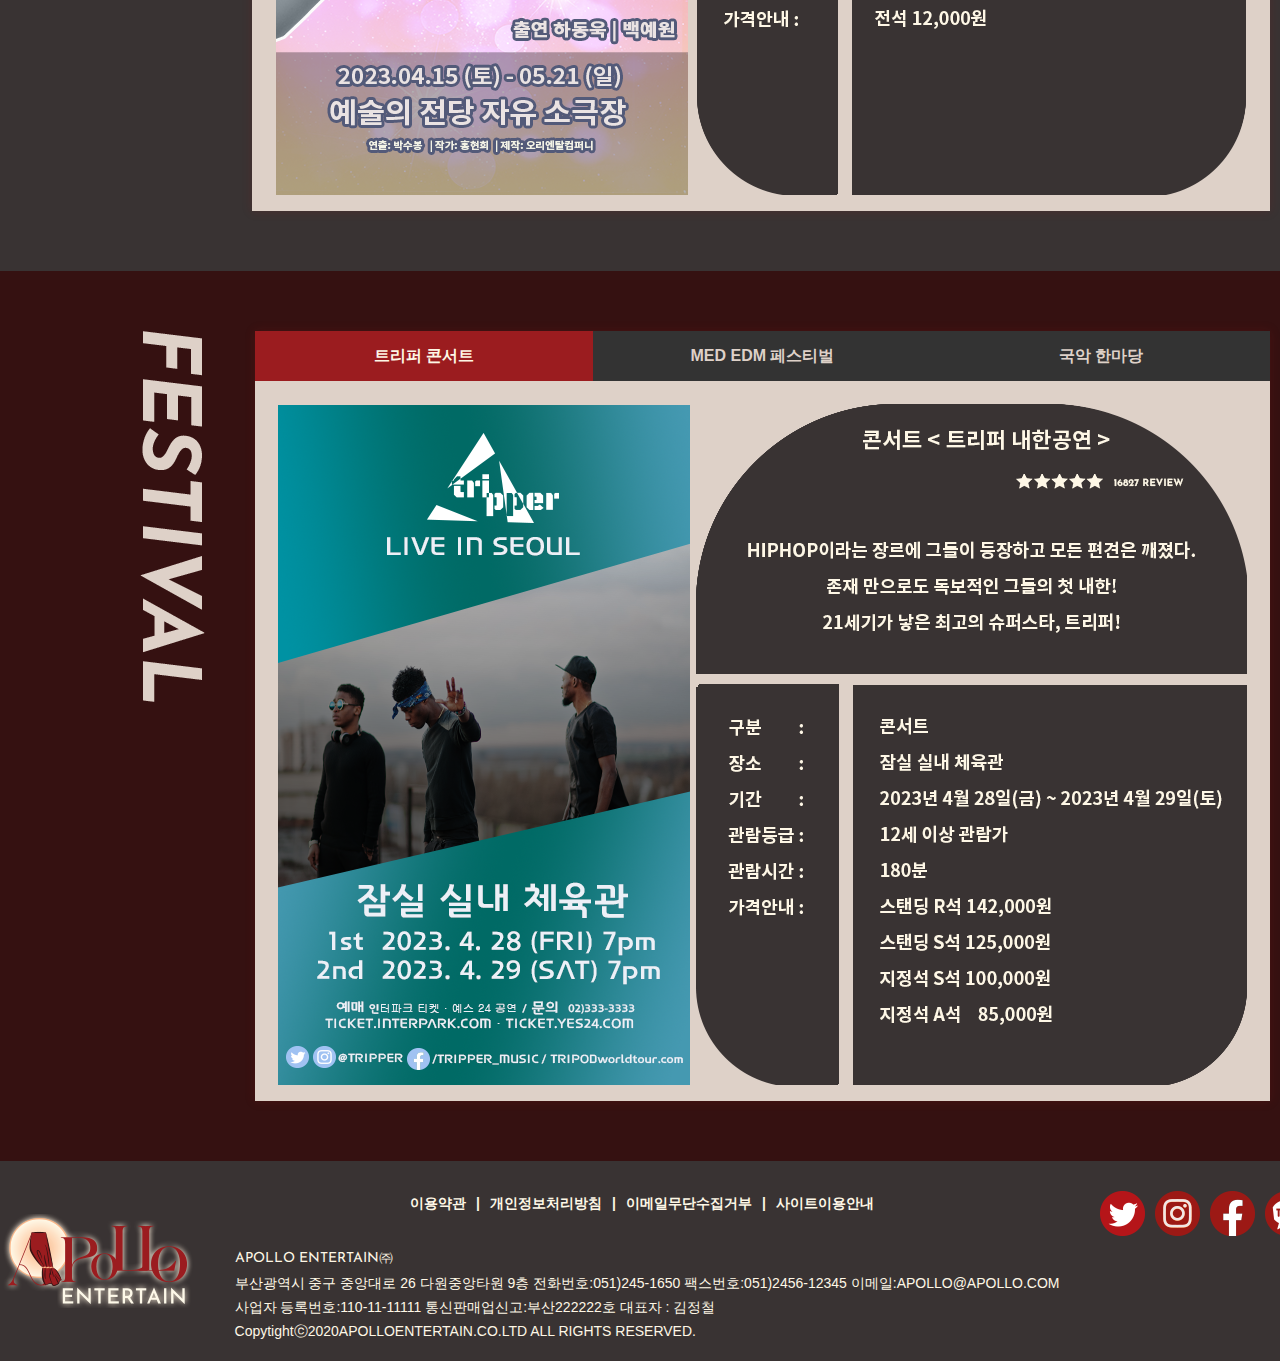
<file: tap.html>
<!DOCTYPE html>
<html lang="ko" dir="ltr">

<head>
    <meta charset="UTF-8">
    <meta http-equiv="X-UA-Compatible" content="IE=edge">
    <meta name="viewport" content="width=1450">
    <title>APoLLo ENTERTAIN</title>
    <!--css-->
    <link rel="stylesheet" href="./css/tap.css">

    <!--파비콘-->
    <link rel="shortcut icon" href="./images/favicon.png" type="image/x-icon">
    <!--notosans-->
    <link rel="preconnect" href="https://fonts.googleapis.com">
    <link rel="preconnect" href="https://fonts.gstatic.com" crossorigin>
    <link
        href="https://fonts.googleapis.com/css2?family=Josefin+Sans:ital,wght@0,100;0,200;0,300;0,400;0,500;0,600;0,700;1,100;1,200;1,300;1,400;1,500;1,600;1,700&display=swap"
        rel="stylesheet">
    <!--josefin-->
    <link rel="preconnect" href="https://fonts.googleapis.com">
    <link rel="preconnect" href="https://fonts.gstatic.com" crossorigin>
    <link
        href="https://fonts.googleapis.com/css2?family=Josefin+Sans:ital,wght@0,100;0,200;0,300;0,400;0,500;0,600;0,700;1,100;1,200;1,300;1,400;1,500;1,600;1,700&display=swap"
        rel="stylesheet">
</head>

<body>
    <div id="header">
        <h1 id="logo">
            <a href="./index.html"><img src="./images/main_logo.png" height="90px" width="175px" alt="로고이미지"></a>
        </h1>
        <ul id="gnb">
            <li><a href="./aboutus.html"><span class="josefin">ABOUT US</span></a></li>
            <li><a href="./tap.html"><span class="josefin">CONCERT&FESTIVAL</span></a></li>
            <li><a href="./schedule.html"><span class="josefin">SCHDULE</span></a></li>
            <li><a href="./audition_apply.html"><span class="josefin">AUDITION&APPLY</span></a></li>
        </ul>
    </div><!--header-->

    <body>
        <div id="musical">
            <h1><img src="./images/concert&festival/musical/musical.png" alt="제목"></h1>
            <div class="tabs">
                <input id="all" type="radio" name="tab_item" checked>
                <label class="tab_item" for="all">마리앙투아네트</label>
                <input id="programming" type="radio" name="tab_item">
                <label class="tab_item" for="programming">슈퍼스타 지저스 크라이스트</label>
                <input id="design" type="radio" name="tab_item">
                <label class="tab_item" for="design">빨래</label>
                <div class="tab_content" id="all_content">
                    <ul>
                        <li>
                            <img src="./images/concert&festival/musical/marie_poster.png" alt="마리포스터">
                        </li>
                        <li>
                            <img src="./images/concert&festival/musical/marie_box.png" alt="마리텍스트">
                        </li>
                    </ul>
                </div>
                <div class="tab_content" id="programming_content">
                    <ul>
                        <li>
                            <img src="./images/concert&festival/musical/SUPER_poster.png" alt="지저스포스터">
                        </li>
                        <li>
                            <img src="./images/concert&festival/musical/super_box.png" alt="지저스텍스트">
                        </li>
                    </ul>
                </div>
                <div class="tab_content" id="design_content">
                    <ul>
                        <li>
                            <img src="./images/concert&festival/musical/laundry_poster.png" alt="빨래포스터">
                        </li>
                        <li>
                            <img src="./images/concert&festival/musical/laundry_box.png" alt="빨래포스트">
                        </li>
                    </ul>
                </div>
            </div>
        </div>

        <!--연극 시작-->

        <div id="play">
            <h1><img src="./images/concert&festival/play/play.png" alt="제목"></h1>
            <div class="play_tabs">
                <input id="play_all" type="radio" name="tab_item_a" checked>
                <label class="tab_item_a" for="play_all">구름과 달이 만날 때</label>
                <input id="play_programming" type="radio" name="tab_item_a">
                <label class="tab_item_a" for="play_programming">오델로</label>
                <div class="play_tab_content" id="play_all_content">
                    <ul>
                        <li>
                            <img src="./images/concert&festival/play/moon_poster.png" alt="구름포스터">
                        </li>
                        <li>
                            <img src="./images/concert&festival/play/moon_box.png" alt="구름텍스트">
                        </li>
                    </ul>
                </div>
                <div class="play_tab_content" id="play_programming_content">
                    <ul>
                        <li>
                            <img src="./images/concert&festival/play/odello_poster .png" alt="오델로포스터">
                        </li>
                        <li>
                            <img src="./images/concert&festival/play/odello_box .png" alt="오델로텍스트">
                        </li>
                    </ul>
                </div>
            </div>
        </div>

        <!--페스티벌-->

        <div id="festi">
            <h1><img src="./images/concert&festival/festival/festival.png" alt="제목"></h1>
            <div class="festi_tabs">
                <input id="festi_all" type="radio" name="tab_item_b" checked>
                <label class="tab_item_b" for="festi_all">트리퍼 콘서트</label>
                <input id="festi_programming" type="radio" name="tab_item_b">
                <label class="tab_item_b" for="festi_programming">MED EDM 페스티벌 </label>
                <input id="festi_design" type="radio" name="tab_item_b">
                <label class="tab_item_b" for="festi_design">국악 한마당</label>
                <div class="festi_tab_content" id="festi_all_content">
                    <ul>
                        <li>
                            <img src="./images/concert&festival/festival/tripper_poster.png" alt="트리퍼포스터">
                        </li>
                        <li>
                            <img src="./images/concert&festival/festival/tripper_box.png" alt="트리퍼텍스트">
                        </li>
                    </ul>
                </div>
                <div class="festi_tab_content" id="festi_programming_content">
                    <ul>
                        <li>
                            <img src="./images/concert&festival/festival/med_poster.png" alt="med포스터">
                        </li>
                        <li>
                            <img src="./images/concert&festival/festival/med_box.png" alt="edm텍스트">
                        </li>
                    </ul>
                </div>
                <div class="festi_tab_content" id="festi_design_content">
                    <ul>
                        <li>
                            <img src="./images/concert&festival/festival/korea_poster.png" alt="국악 포스터">
                        </li>
                        <li>
                            <img src="./images/concert&festival/festival/korea_box.png" alt="국악포스트">
                        </li>
                    </ul>
                </div>
            </div>
        </div>
        <div id="footer">
            <!--배경이미지-->
            <div class="footer_inner">
                <!--가운데정렬ㄴ-->
                <h1 class="logo"><a href="./index.html"><img src="./images/footer_logo.png" alt="로고"></a></h1>
                <div>
                    <ul>
                        <li><a href="#">이용약관</a></li>
                        <li> | </li>
                        <li><a href="#">개인정보처리방침</a></li>
                        <li> | </li>
                        <li><a href="#">이메일무단수집거부</a></li>
                        <li> | </li>
                        <li><a href="#">사이트이용안내</a></li>
                    </ul>

                    <p><span class="josefin">APOLLO ENTERTAIN</span>㈜</p>
                    <p> 부산광역시 중구 중앙대로 26 다원중앙타원 9층 전화번호:051)245-1650 팩스번호:051)2456-12345 이메일:APOLLO@APOLLO.COM <br> 사업자
                        등록번호:110-11-11111 통신판매업신고:부산222222호 대표자 : 김정철 <br> Copytightⓒ2020APOLLOENTERTAIN.CO.LTD ALL
                        RIGHTS
                        RESERVED.</p>
                </div>
                <ul class="sns">
                    <li><a target="_blank" href="https://twitter.com/?lang=ko"><img src="./images/ICON/twiter_sns.png"
                                alt="트위터"></a></li>
                    <li><a target="_blank" href="https://www.instagram.com/"><img src="./images/ICON/inster_sns.png"
                                alt="인스타"></a></li>
                    <li><a target="_blank" href=https://ko-kr.facebook.com /><img src="./images/ICON/facebook_sns.png"
                            alt="페이스북"></a></li>
                    <li><a target="_blank"
                            href="https://play.google.com/store/apps/details?id=com.kakao.talk&hl=ko&gl=US&pli=1"><img
                                src="./images/ICON/kakao_sns.png" alt="카카오톡"></a></li>
            </div><!--footer_inner-->
        </div><!--footer-->
        <div id="top">
            <div class="top_button">
                <a href="#"><img src="./images/ICON/TOP_Arrow(UP).png" alt="위로버튼"></a>
            </div><!--top_button-->
        </div><!--top-->

    </body>

</html>
</file>
<file: css/apollo.css>
/*영어 사용 시 - font-family: 'Josefin Sans', sans-serif;*/

* {
    padding: 0;
    margin: 0;
}

a {
    text-decoration: none;
    color: inherit;
}

ul,
ol {
    list-style: none;
}

img,
video,
iframe {
    vertical-align: middle;
}

body {
    background-color: #ded1c8;
    min-width: 1320px;
    font-size: 15px;
    line-height: 24px;
    color: #333;
    font-family: 'Noto Sans KR', sans-serif;
    ;
}

.josefin {
    font-family: 'Josefin Sans', sans-serif;
}


#header {
    position: relative;
    background-color: #393333;
    width: 100%;
    margin: 0 auto;
    display: flex;
    justify-content: space-evenly;
    align-items: center;
}

#logo {
    position: absolute;
    top: 2px;
    left: 3px;
    padding-left: 30px;
}


#header ul {
    display: flex;
}

#header ul li {
    color: #fef7e6;
    font-size: 16px;
    font-weight: bold;
    padding: 33px;

}

#header ul li:hover {
    font-size: 16px;
    background-color: #fef7e6;
    transition: all 0.5s;
    color: #9b1c1f;
}

/*mainbanner*/

.swiper-wrapper img {
    width: 100%;
}

#container_bg {
    position: relative;
    background: url(../images/bg/Concert_bg.png);
    width: 100%;
}

#container {
    text-align: center;
    align-items: center;
    width: 1320px;
    margin: 0 auto;
    padding-bottom: 100px;
}

.concert h3 {
    font-size: 18px;
}

.concert {
    padding-bottom: 100px;
}

.concert .swiper-pagination-bullet {
    width: 15px;
    height: 15px;
    background-color: #111;
}

#container h1 {
    padding: 70px 0;
    text-align: center;
}

.mbnext:after {
    content: url(../images/ICON/rig_arrow.png);
}

.mbprev:after {
    content: url(../images/ICON/lef_arrow.png);
}

.concert {
    padding-top: 10px;
    color:
        #fef7e6;
    font-size: 20px;
}

.small {
    color: #fef7e6;
    font-size: 18px;
}

.concert p {
    line-height: 20px;
    color: #fef7e6;
    font-size: 15px;
}

#all_search {
    padding: 20px 0;
    margin-bottom: 40px;
    display: flex;
    justify-content: center;
}

.search {
    display: inline-block;
    width: 500px;
    height: 50px;
    padding: 0px 20px;
    padding-top: 5px;
    border-radius: 60px;

}

input {

    background-color: #fef7e6;
    background-position: right 3% center;
    background-repeat: no-repeat;
    border-radius: 60px;
    border: 1px solid #fef7e6;
    width: 310px;
    height: 40px;
    padding-left: 10px;

}

input:focus {
    outline: 2px solid #ded1c8;
}

.search input::placeholder {
    color: #9b1c1f;
    font-size: 15px;
}



select {
    appearance: none;
    width: 240px;
    font-family: "Noto Sansf KR", sans-serif;
    font-size: 20px;
    color: #fef7e6;
    background-color: #9b1c1f;
    padding: 10px 22px 8px 13px;
    margin: 0;
    border: 1px solid #fef7e6;
    border-radius: 60px;
    box-sizing: border-box;
    background: url(../images/ICON/down_Arrow.png) no-repeat 95% 50%;
}

select:focus {
    border-color: #fef7e6;
    box-shadow: 0 0 1px 3px #fef7e6(59, 153, 252, .7);
    box-shadow: 0 0 0 3px -moz-mac-focusring;
    color: #fef7e6;
    outline: none;

}

option {
    color: #9b1c1f;
}

select:disabled {
    opacity: 0.5;
}

label {
    font-family: "Noto Sans KR", sans-serif;
    font-size: 1rem;
    font-weight: 220px;
    line-height: 1.3;
    color: #9b1c1f;
    margin-right: 0.5em;
}

.con_more {
    position: absolute;
    bottom: 40px;
    left: 50%;
    transform: translate(-50%, 0%);
}

/*weekly*/

#weekly {
    position: relative;
    margin-top: 15px;
    background: url(../images/bg/weekly_bg.png) no-repeat center center;
    height: 890px;
    padding-top: 10px;
}

/*weekly 시작*/

.card img {
    width: 280PX;
}


#news {
    width: 1100px;
    margin: 210px auto 0;

}

.card {
    padding-bottom: 50px;
}


/*지금 현재 가운데 보이고 있는 슬라이드는 .swiper-slide-active 라는 클래스를 가지는데 이를 이용해 스타일을 꾸며줌. */
.card .swiper-slide {
    opacity: 0.3;
    transition: all 0.5s;
}

.card .swiper-slide-active {
    opacity: 1;
    transition: all 0.5s;

}

.weekly_more {
    position: absolute;
    bottom: 30px;
    left: 50%;
    transform: translate(-50%, 0%);
    align-items: center;
}

/*불릿모양. swiper-pagination-bullet-active 클래스가 현재 색상이 들어간 부분 나타냄*/
.swiper-pagination-bullet-active {
    width: 30px;
    border-radius: 4px;
}



/*weekly 끝*/

#content {
    position: relative;
    margin: 0px auto;
    background: url(../images/bg/youtube_bg.png);
    width: 100%;
    height: 900PX;
    color: #fef7e6;
    text-align: center;
    padding: 40px 0px;
}

#content h1 {
    padding: 40px 0;
}

.youtube_box {
    max-width: 1380px;
    margin: 0 auto;
    display: flex;
    justify-content: space-around;
    flex-wrap: wrap;
}

.youtube_box li {
    position: relative;
    padding-left: 10px;
}

.youtube_box li img {
    margin-top: 35px;
    display: block;
}

.h_box {
    line-height: 30px;
    margin-top: 10px;
    top: 0px;
    left: 0px;
    position: absolute;
    background: rgba(0, 0, 0, 0.5);
    width: 100%;
    height: 270px;
    text-align: center;
    opacity: 0;
    transition: all 0.5s;
    color: #fff;
}

.h_box h2 {
    padding-top: 60px;
}

.youtube_box li:hover .h_box {
    top: 5px;
    left: 30px;
    opacity: 1;
}

.youtube_more {
    position: absolute;
    bottom: 30px;
    left: 50%;
    transform: translate(-50%, 0%);
    align-items: center;
}



#notice {
    background: url(../images/bg/Concert_bg.png);
    background-color: #9b1c1f;
    width: 100%;
    height: 750px;
    text-align: center;
    margin-bottom: 40px;
    align-items: center;
    position: relative;
}

#notice h1 {
    padding: 55px 0;
}

#table_inner {
    width: 1280px;
    border-collapse: collapse;
    position: absolute;
    left: 50%;
    transform: translateX(-50%);

}

#table_inner th {
    font-size: 20px;
    color: #9b1c1f;
    padding: 30px 0;
    padding-right: 25px;
    background-color: #fef7e6;
}

#table_inner td {
    font-size: 18px;
    color: #fef7e6;
    padding: 29px 0;
    padding-right: 25px;
    border-bottom: 2px solid #fef7e6;
}

#last {
    overflow: hidden;
    margin: 100px 0;
    height: 880px;
    width: 100%;
    position: relative;
}

.last_inner {
    text-align: center;
    width: 1300px;
    box-sizing: border-box;
    transition: 0.3s;
}

.left_sidebar {
    top: 27px;
    position: absolute;
    width: 1209px;
    left: -739px;
    overflow: hidden;
}

.left_sidebar:hover {
    transform: translateX(735px);
}

.right_sidebar {
    bottom: 0px;
    position: absolute;
    width: 1200px;
    right: -735px;
    overflow: hidden;
}

.right_sidebar:hover {
    transform: translateX(-735px);
}


#footer {
    background-color: #393333;
}

.footer_inner {
    width: 1320px;
    margin: 0 auto;
    color: #fef7e6;
    font-size: 14px;
    display: flex;
    text-align: left;
    justify-content: space-between;
}

.footer_inner a {
    color: #fef7e6;
}

.footer_inner ul {
    display: flex;
    justify-content: center;
    padding: 30px 0;
}

.footer_inner ul li {
    padding-right: 10px;
    font-weight: bold;

}

.logo {
    align-items: center;
    height: 200px;
    display: flex;
}

#top {
    display: inline-block;
    padding: 20px;
    position: fixed;
    right: 20px;
    bottom: 40px;
    z-index: 99;
}
</file>
<file: css/aboutus.css>
/*영어 사용 시 - font-family: 'Josefin Sans', sans-serif;*/

* {
    padding: 0;
    margin: 0;
}

a {
    text-decoration: none;
    color: inherit;
}

ul,
ol {
    list-style: none;
}

img,
video,
iframe {
    vertical-align: middle;
}

body {
    min-width: 1320px;
    font-size: 15px;
    line-height: 24px;
    color: #333;
    font-family: 'Noto Sans KR', sans-serif;
}

.small {
    font-family: 'Josefin Sans', sans-serif;
    font-size: 10px;
}

.josefin {
    font-family: 'Josefin Sans', sans-serif;
}


#header {
    position: relative;
    background-color: #393333;
    width: 100%;
    margin: 0 auto;
    display: flex;
    justify-content: space-evenly;
    align-items: center;
}

#logo {
    position: absolute;
    top: 2px;
    left: 3px;
    padding-left: 30px;
}


#header ul {
    display: flex;
}

#header ul li {
    color: #fef7e6;
    font-size: 16px;
    font-weight: bold;
    padding: 33px;

}

#header ul li:hover {
    font-size: 16px;
    background-color: #fef7e6;
    transition: all 0.5s;
    color: #9b1c1f;
}

#main {
    background: url(../images/ABOUT/about_main_banner.png) no-repeat center center;
    height: 600px;
    background-size: cover;
}

#about {
    position: relative;
    align-items: center;
    text-align: center;
    background-color: white;
    height: 865px;
}

.intro {
    margin: 85px auto;
}

.introduce {
    font-size: 25px;
    line-height: 40px;
}

.img_help {
    position: absolute;
    top: -50px;
    right: 22px;
}

.img_scon {
    position: absolute;
    top: 502px;
    left: 77px;
}

#sso {
    margin: 28px auto;
    background-color: #393333;
    width: 100%;
    height: 1880px;
    align-items: center;
    text-align: center;
}

.sso_title {
    padding-top: 130px;
    padding-bottom: 60px;
}

.sso_intro {
    font-size: 25px;
    color: #fef7e6;
}

.color {
    padding: 5px;
    background-color: #fef7e6;
    color: #9b1c1f;
}

.sso_paper {
    margin: 100px 0;
}

.border {
    margin-left: auto;
    margin-right: auto;
    color: #fef7e6;
    border: 2px #fef7e6 solid;
    width: 1000px;
    height: 76px;
    padding: 10px 0;
    line-height: 36px;
    margin-bottom: 100px;
}

#ci {
    text-align: center;
    margin: 80px auto;
    vertical-align: middle;
}

#ci h1 {
    padding-top: 30px;
    padding-bottom: 60px;
}

#ci ul {
    padding: 70px 0;
    display: flex;
    justify-content: space-evenly;
    align-items: center;
    text-align: center;
}

.ci_text {
    font-size: 20px;
    line-height: 30px;
}

#color_box {
    margin: 85px 0;
}

#location {
    display: flex;
    justify-content: space-evenly;
}

.title_img {
    margin: 40px 0;
    text-align: center
}

.left_text h3 {
    font-size: 20px;
}

.left_text p {
    font-size: 20px;
    font-weight: bold;
    line-height: 35px;
}

.left_text {
    padding: 23px 0;
}

.left li {
    width: 420px;
    padding: 23px 0;
}


.right {
    align-items: center;
    margin: 141px 0px;
    width: 680px;
    height: 550px;
    padding-left: 90px;
}












#footer {
    background-color: #393333;
}

.footer_inner {
    width: 1320px;
    margin: 0 auto;
    color: #fef7e6;
    font-size: 14px;
    display: flex;
    text-align: left;
    justify-content: space-between;
}

.footer_inner a {
    color: #fef7e6;
}

.footer_inner ul {
    display: flex;
    justify-content: center;
    padding: 30px 0;
}

.footer_inner ul li {
    padding-right: 10px;
    font-weight: bold;

}

.logo {
    align-items: center;
    height: 200px;
    display: flex;
}

#top {
    display: inline-block;
    padding: 20px;
    position: fixed;
    right: 20px;
    bottom: 40px;
    z-index: 99;
}
</file>
<file: css/tap.css>
/*영어 사용 시 - font-family: 'Josefin Sans', sans-serif;*/

* {
    padding: 0;
    margin: 0;
}

a {
    text-decoration: none;
    color: inherit;
}

ul,
ol {
    list-style: none;
}

img,
video,
iframe {
    vertical-align: middle;
}

body {
    background-color: #ded1c8;
    min-width: 1320px;
    font-size: 15px;
    line-height: 24px;
    color: #333;
    font-family: 'Noto Sans KR', sans-serif;
    ;
}

.josefin {
    font-family: 'Josefin Sans', sans-serif;
}


#header {
    position: relative;
    background-color: #393333;
    width: 100%;
    margin: 0 auto;
    display: flex;
    justify-content: space-evenly;
    align-items: center;
}

#logo {
    position: absolute;
    top: 2px;
    left: 3px;
    padding-left: 30px;
}


#header ul {
    display: flex;
}

#header ul li {
    color: #fef7e6;
    font-size: 16px;
    font-weight: bold;
    padding: 33px;

}

#header ul li:hover {
    font-size: 16px;
    background-color: #fef7e6;
    transition: all 0.5s;
    color: #9b1c1f;
}

/*뮤지컬 탭 시작*/

#musical {
    position: relative;
    margin: 0 auto;
    height: 770px;
    display: flex;
    background: url(../images/bg/schedule_bg.png);
    padding: 60px 50px;
}

#musical h1 {
    padding-left: 90px;
    padding-right: 50px;
}

.tabs {
    text-align: center;
    margin-top: 50px;
    padding-bottom: 40px;
    background-color: #ded1c8;
    box-shadow: 0 0 10px rgba(147, 26, 26, 0.2);
    width: 1200px;
    margin: 0 auto;
}

/* 탭 스타일 */
.tab_item {
    width: calc(100%/3);
    height: 50px;
    border-bottom: 3px solid #ded1c8;
    background-color: #333333;
    line-height: 50px;
    font-size: 16px;
    color: #ded1c8;
    display: block;
    float: left;
    text-align: center;
    font-weight: bold;
    transition: all 0.2s ease;
}

.tab_item:hover {
    opacity: 0.75;
}

/* 라디오 버튼 UI삭제*/
input[name="tab_item"] {
    display: none;
    text-align: center;
    align-items: center;
}

/* 탭 컨텐츠 스타일 */
.tab_content {
    display: none;
    padding: 20px;
    clear: both;
    overflow: hidden;
}

.tab_content ul {
    align-items: center;
    text-align: center;
    display: flex;
    justify-content: space-around;
}


/* 선택 된 탭 콘텐츠를 표시 */
#all:checked~#all_content,
#programming:checked~#programming_content,
#design:checked~#design_content {
    display: block;
}

/* 선택된 탭 스타일 */
.tabs input:checked+.tab_item {
    background-color: #9b1c1f;
    color: #fef7e6;
}

/* 뮤지컬 탭 끝 */

/* 연극 탭 시작 */

#play {
    position: relative;
    margin: 0 auto;
    height: 770px;
    display: flex;
    background: url(../images/bg/play_bg.png);
    padding: 60px 50px;
}

#play h1 {
    padding-left: 90px;
    padding-right: 50px;
}

.play_tabs {
    text-align: center;
    margin-top: 50px;
    padding-bottom: 40px;
    background-color: #ded1c8;
    box-shadow: 0 0 10px rgba(147, 26, 26, 0.2);
    width: 1200px;
    margin: 0 auto;
}

/* 탭 스타일 */
.tab_item_a {
    width: calc(100%/2);
    height: 50px;
    border-bottom: 3px solid #ded1c8;
    background-color: #333333;
    line-height: 50px;
    font-size: 16px;
    color: #ded1c8;
    display: block;
    float: left;
    text-align: center;
    font-weight: bold;
    transition: all 0.2s ease;
}

.tab_item_a:hover {
    opacity: 0.75;
}

/* 라디오 버튼 UI삭제*/
input[name="tab_item_a"] {
    display: none;
    text-align: center;
    align-items: center;
}

/* 탭 컨텐츠 스타일 */
.play_tab_content {
    display: none;
    padding: 20px;
    clear: both;
    overflow: hidden;
}

.play_tab_content ul {
    align-items: center;
    text-align: center;
    display: flex;
    justify-content: space-around;
}


/* 선택 된 탭 콘텐츠를 표시 */
#play_all:checked~#play_all_content,
#play_programming:checked~#play_programming_content,
#play_design:checked~#play_design_content {
    display: block;
}

/* 선택된 탭 스타일 */
.play_tabs input:checked+.tab_item_a {
    background-color: #9b1c1f;
    color: #fef7e6;
}

/*연극 탭 끝 */
/* 페스티벌 탭 시작 */

#festi {
    position: relative;
    margin: 0 auto;
    height: 770px;
    display: flex;
    background: url(../images/bg/festival_bg.png);
    padding: 60px 50px;
}

#festi h1 {
    padding-left: 90px;
    padding-right: 50px;
}

.festi_tabs {
    text-align: center;
    margin-top: 50px;
    padding-bottom: 40px;
    background-color: #ded1c8;
    box-shadow: 0 0 10px rgba(147, 26, 26, 0.2);
    width: 1200px;
    margin: 0 auto;
}

/* 탭 스타일 */
.tab_item_b {
    width: calc(100%/3);
    height: 50px;
    border-bottom: 3px solid #ded1c8;
    background-color: #333333;
    line-height: 50px;
    font-size: 16px;
    color: #ded1c8;
    display: block;
    float: left;
    text-align: center;
    font-weight: bold;
    transition: all 0.2s ease;
}

.festi_item_a:hover {
    opacity: 0.75;
}

/* 라디오 버튼 UI삭제*/
input[name="tab_item_b"] {
    display: none;
    text-align: center;
    align-items: center;
}

/* 탭 컨텐츠 스타일 */
.festi_tab_content {
    display: none;
    padding: 20px;
    clear: both;
    overflow: hidden;
}

.festi_tab_content ul {
    align-items: center;
    text-align: center;
    display: flex;
    justify-content: space-around;
}


/* 선택 된 탭 콘텐츠를 표시 */
#festi_all:checked~#festi_all_content,
#festi_programming:checked~#festi_programming_content,
#festi_design:checked~#festi_design_content {
    display: block;
}

/* 선택된 탭 스타일 */
.festi_tabs input:checked+.tab_item_b {
    background-color: #9b1c1f;
    color: #fef7e6;
}

#footer {
    background-color: #393333;
}

.footer_inner {
    width: 1320px;
    margin: 0 auto;
    color: #fef7e6;
    font-size: 14px;
    display: flex;
    text-align: left;
    justify-content: space-between;
}

.footer_inner a {
    color: #fef7e6;
}

.footer_inner ul {
    display: flex;
    justify-content: center;
    padding: 30px 0;
}

.footer_inner ul li {
    padding-right: 10px;
    font-weight: bold;

}

.logo {
    align-items: center;
    height: 200px;
    display: flex;
}

#top {
    display: inline-block;
    padding: 20px;
    position: fixed;
    right: 20px;
    bottom: 40px;
    z-index: 99;
}
</file>
